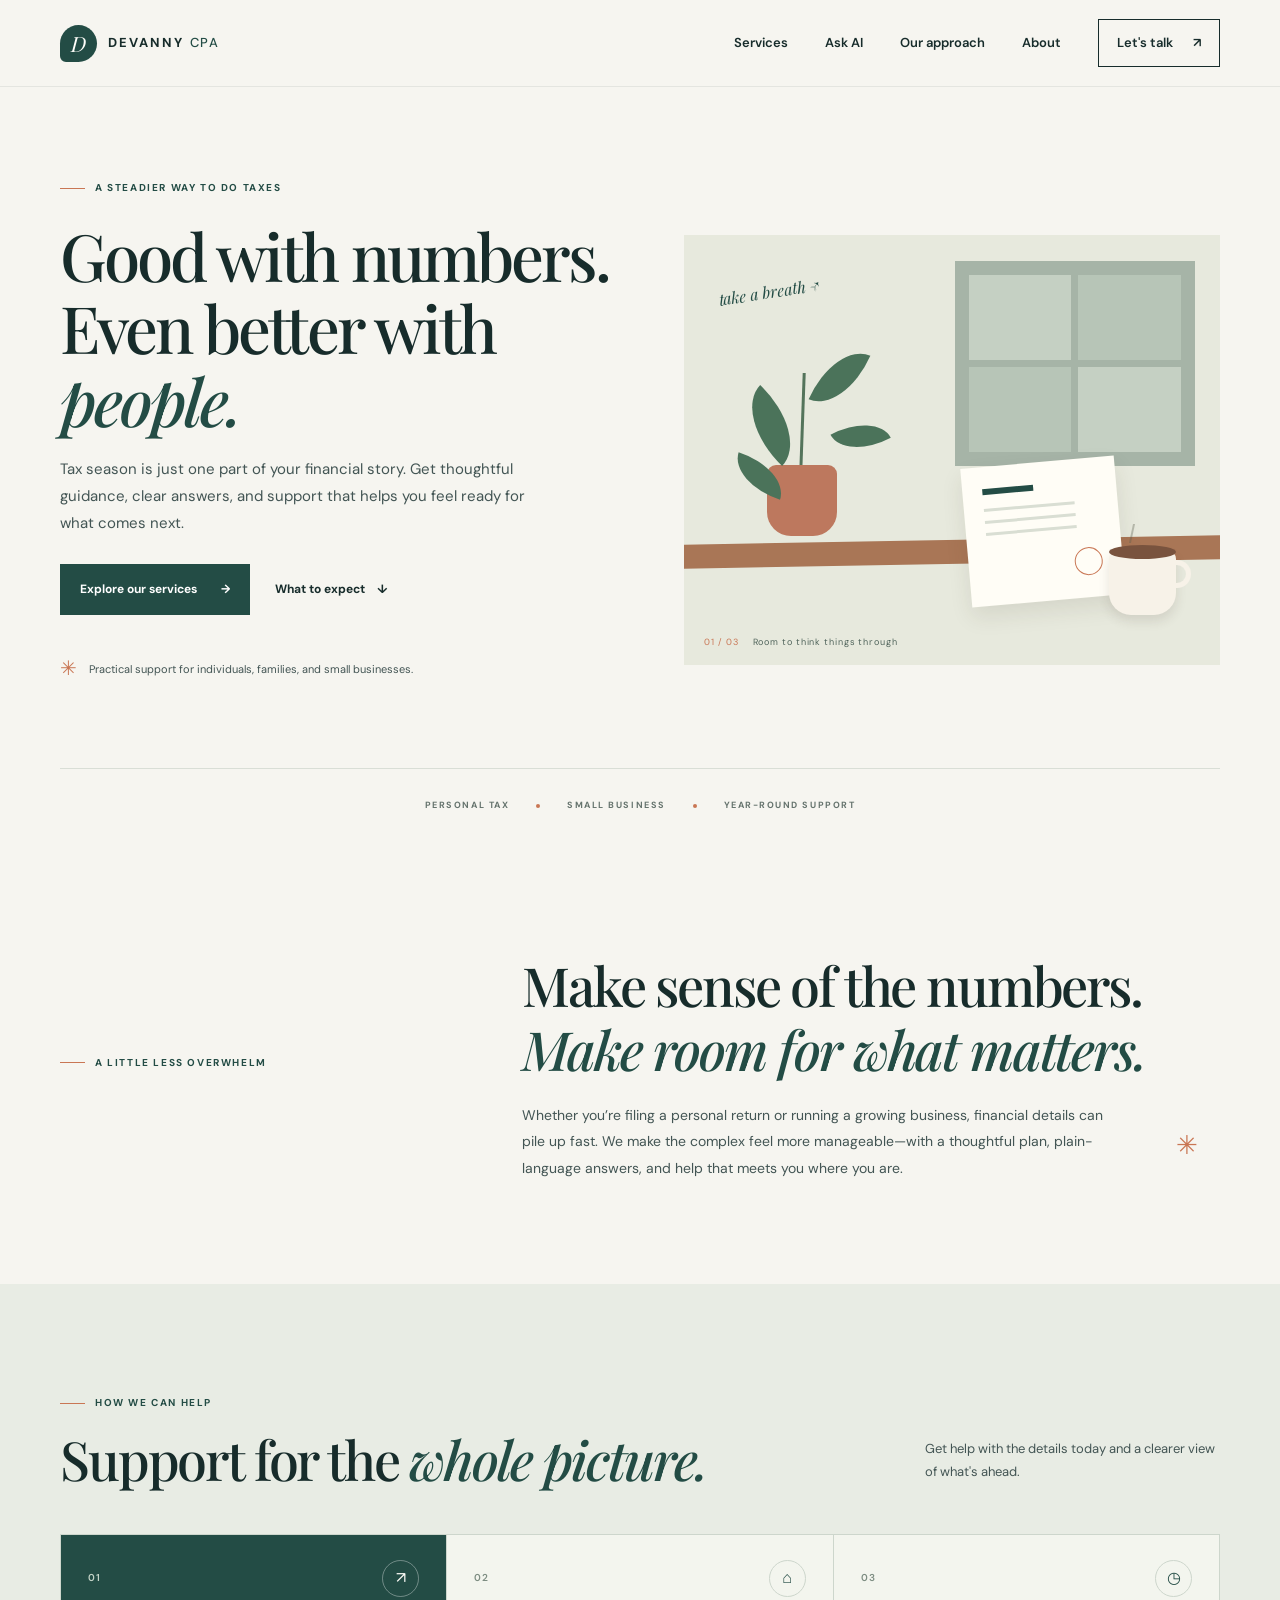
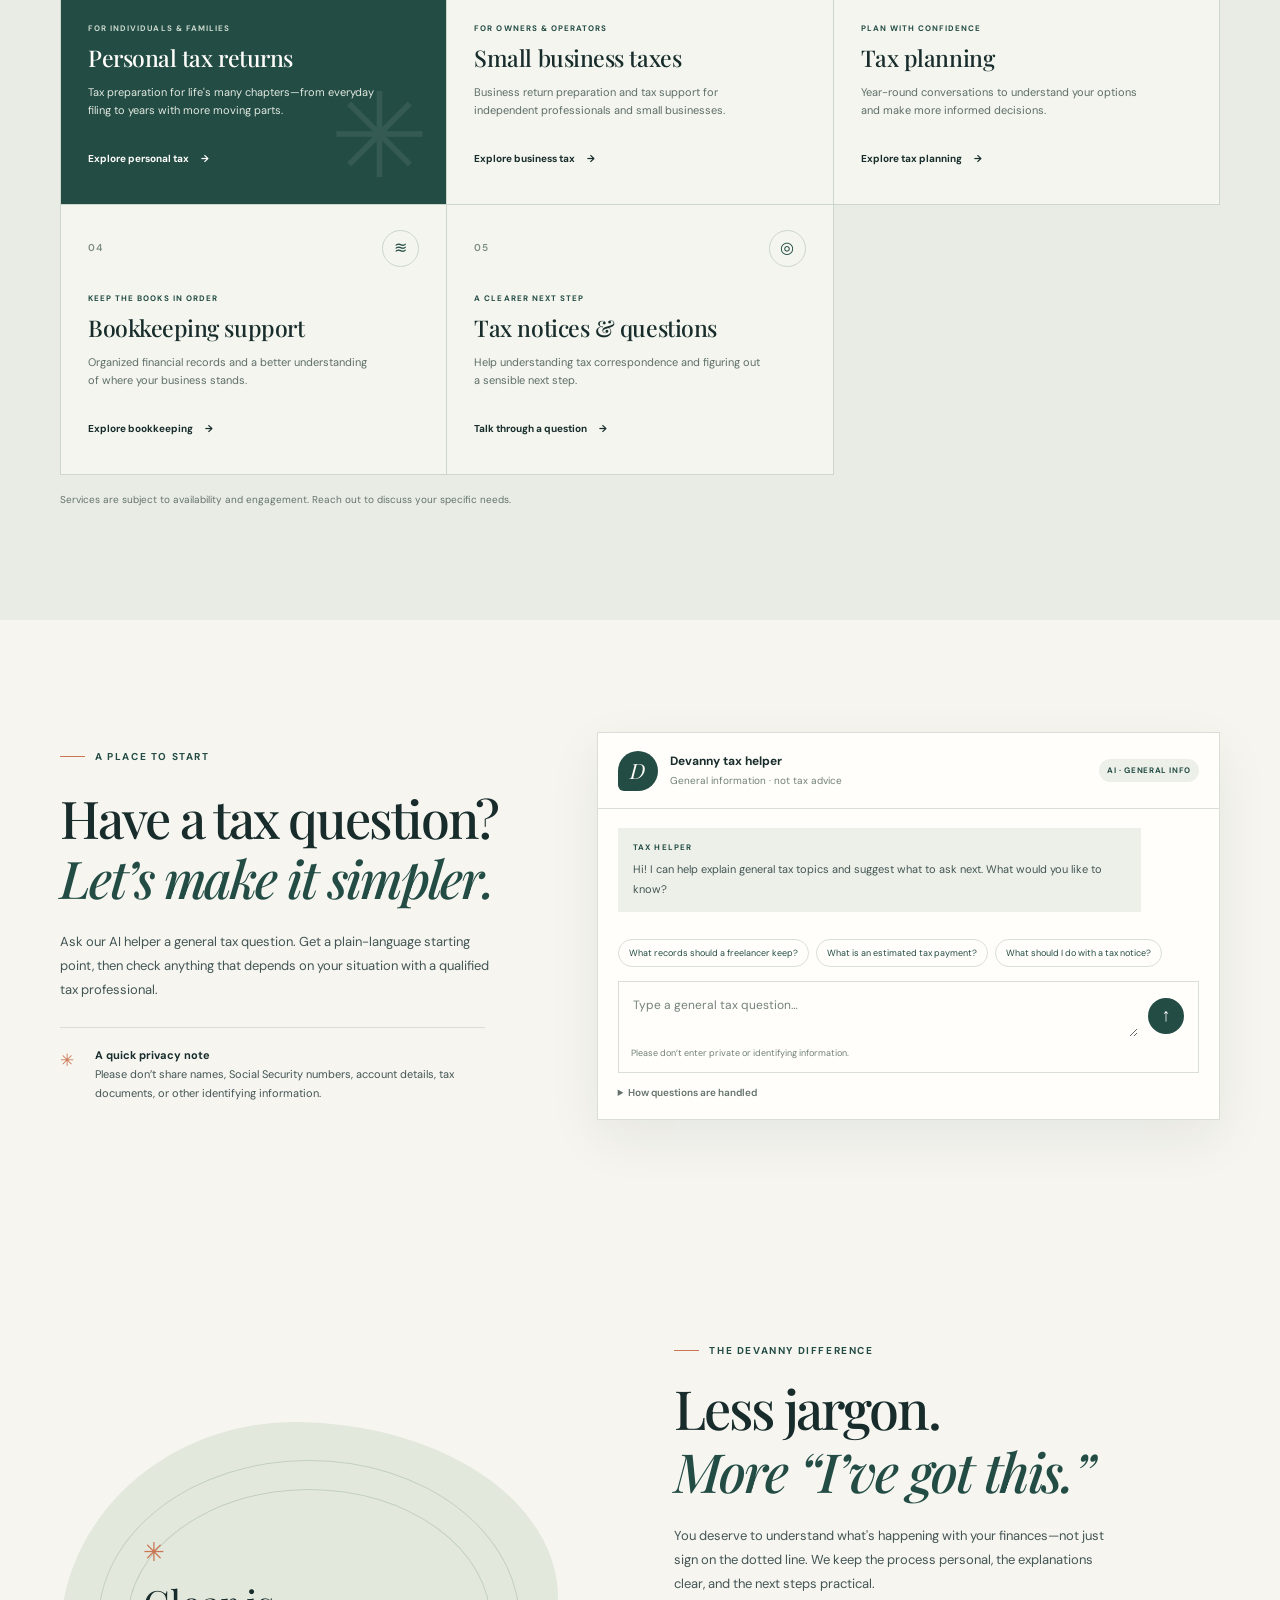
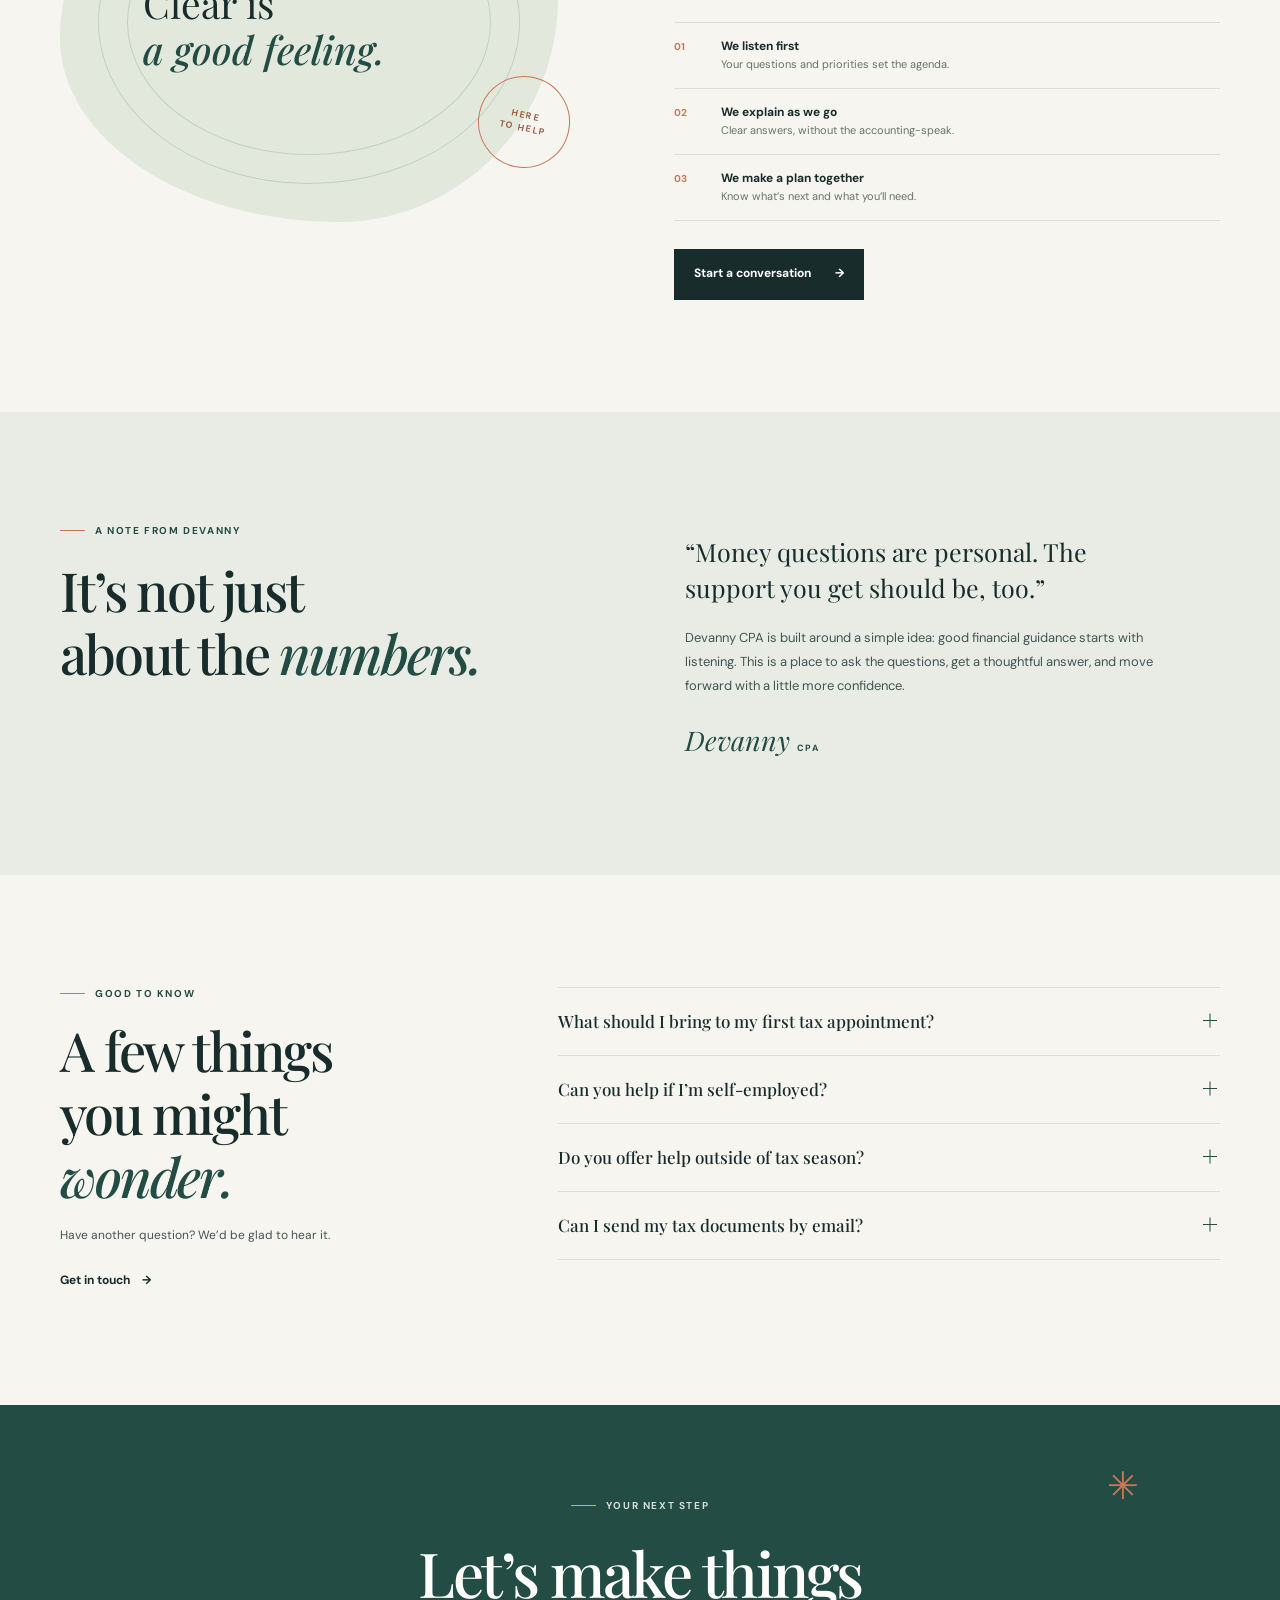
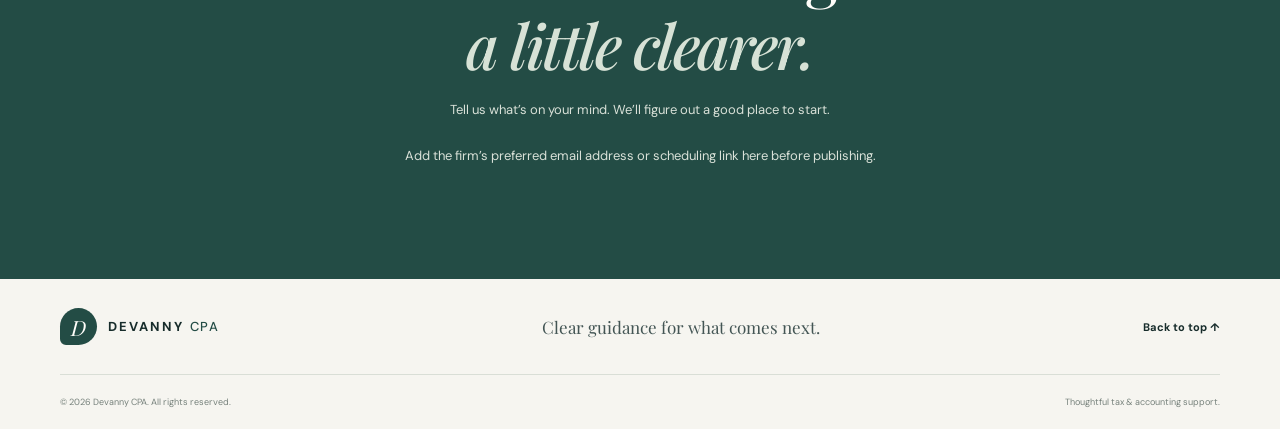
<file: index.html>
<!DOCTYPE html>
<html lang="en">
  <head>
    <meta charset="UTF-8" />
    <meta name="viewport" content="width=device-width, initial-scale=1.0" />
    <meta
      name="description"
      content="Thoughtful tax preparation, tax planning, and accounting support for individuals and small businesses from Devanny CPA."
    />
    <meta name="theme-color" content="#f6f5f0" />
    <title>Devanny CPA | Clear guidance for what comes next</title>
    <link rel="preconnect" href="https://fonts.googleapis.com" />
    <link rel="preconnect" href="https://fonts.gstatic.com" crossorigin />
    <link
      href="https://fonts.googleapis.com/css2?family=DM+Sans:wght@400;500;600;700&family=Playfair+Display:wght@500;600;700&display=swap"
      rel="stylesheet"
    />
    <link rel="stylesheet" href="styles.css" />
    <script src="script.js" defer></script>
  </head>
  <body>
    <a class="skip-link" href="#main">Skip to content</a>
    <header class="site-header">
      <div class="container header-inner">
        <a class="brand" href="#home" aria-label="Devanny CPA home">
          <span class="brand-mark" aria-hidden="true">D</span>
          <span class="brand-name">DEVANNY <span>CPA</span></span>
        </a>
        <button
          class="menu-toggle"
          type="button"
          aria-expanded="false"
          aria-controls="site-navigation"
          aria-label="Open navigation"
        >
          <span></span>
          <span></span>
        </button>
        <nav class="site-nav" id="site-navigation" aria-label="Main navigation">
          <a href="#services">Services</a>
          <a href="#tax-assistant">Ask AI</a>
          <a href="#approach">Our approach</a>
          <a href="#about">About</a>
          <a class="nav-cta" href="#contact">Let's talk <span aria-hidden="true">↗</span></a>
        </nav>
      </div>
    </header>

    <main id="main">
      <section class="hero" id="home">
        <div class="container hero-grid">
          <div class="hero-copy">
            <p class="eyebrow"><span class="eyebrow-line"></span> A steadier way to do taxes</p>
            <h1>Good with numbers.<br />Even better with <em>people.</em></h1>
            <p class="hero-description">
              Tax season is just one part of your financial story. Get thoughtful guidance,
              clear answers, and support that helps you feel ready for what comes next.
            </p>
            <div class="hero-actions">
              <a class="button button-primary" href="#services">Explore our services <span aria-hidden="true">→</span></a>
              <a class="text-link" href="#approach">What to expect <span aria-hidden="true">↓</span></a>
            </div>
            <div class="hero-note">
              <span class="note-star" aria-hidden="true">✳</span>
              <p>Practical support for individuals, families, and small businesses.</p>
            </div>
          </div>
          <div class="hero-art" role="img" aria-label="Illustration of a desk with a plant, notebook, and coffee">
            <div class="art-sun"></div>
            <div class="art-window">
              <div class="window-pane"></div>
              <div class="window-pane"></div>
              <div class="window-pane"></div>
              <div class="window-pane"></div>
            </div>
            <div class="plant">
              <span class="leaf leaf-one"></span>
              <span class="leaf leaf-two"></span>
              <span class="leaf leaf-three"></span>
              <span class="leaf leaf-four"></span>
              <span class="plant-stem"></span>
              <span class="plant-pot"></span>
            </div>
            <div class="art-desk"></div>
            <div class="art-paper">
              <span class="paper-heading"></span>
              <span></span><span></span><span></span>
              <span class="paper-mark"></span>
            </div>
            <div class="art-coffee">
              <span class="coffee-handle"></span>
              <span class="coffee-steam"></span>
            </div>
            <div class="art-caption"><span>01 / 03</span> Room to think things through</div>
            <div class="art-scribble" aria-hidden="true">take a breath ↗</div>
          </div>
        </div>
        <div class="hero-bottom container">
          <span>PERSONAL TAX</span><i></i><span>SMALL BUSINESS</span><i></i><span>YEAR-ROUND SUPPORT</span>
        </div>
      </section>

      <section class="intro section-pad">
        <div class="container intro-grid">
          <p class="eyebrow"><span class="eyebrow-line"></span> A little less overwhelm</p>
          <div>
            <h2>Make sense of the numbers.<br /><em>Make room for what matters.</em></h2>
            <p class="intro-copy">
              Whether you’re filing a personal return or running a growing business, financial
              details can pile up fast. We make the complex feel more manageable—with a
              thoughtful plan, plain-language answers, and help that meets you where you are.
            </p>
          </div>
          <span class="intro-spark" aria-hidden="true">✳</span>
        </div>
      </section>

      <section class="services section-pad" id="services">
        <div class="container">
          <div class="section-heading">
            <div>
              <p class="eyebrow"><span class="eyebrow-line"></span> How we can help</p>
              <h2>Support for the <em>whole picture.</em></h2>
            </div>
            <p>Get help with the details today and a clearer view of what's ahead.</p>
          </div>
          <div class="service-grid">
            <a href="personal-tax-returns.html" class="service-card service-featured">
              <div class="service-top"><span class="service-number">01</span><span class="service-icon" aria-hidden="true">↗</span></div>
              <p class="service-kicker">FOR INDIVIDUALS & FAMILIES</p>
              <h3>Personal tax returns</h3>
              <p>Tax preparation for life's many chapters—from everyday filing to years with more moving parts.</p>
              <span class="service-link">Explore personal tax <span aria-hidden="true">→</span></span>
              <span class="card-decoration" aria-hidden="true">✳</span>
            </a>
            <a href="small-business-taxes.html" class="service-card">
              <div class="service-top"><span class="service-number">02</span><span class="service-icon" aria-hidden="true">⌂</span></div>
              <p class="service-kicker">FOR OWNERS & OPERATORS</p>
              <h3>Small business taxes</h3>
              <p>Business return preparation and tax support for independent professionals and small businesses.</p>
              <span class="service-link">Explore business tax <span aria-hidden="true">→</span></span>
            </a>
            <a href="tax-planning.html" class="service-card">
              <div class="service-top"><span class="service-number">03</span><span class="service-icon" aria-hidden="true">◷</span></div>
              <p class="service-kicker">PLAN WITH CONFIDENCE</p>
              <h3>Tax planning</h3>
              <p>Year-round conversations to understand your options and make more informed decisions.</p>
              <span class="service-link">Explore tax planning <span aria-hidden="true">→</span></span>
            </a>
            <a href="bookkeeping-support.html" class="service-card">
              <div class="service-top"><span class="service-number">04</span><span class="service-icon" aria-hidden="true">≋</span></div>
              <p class="service-kicker">KEEP THE BOOKS IN ORDER</p>
              <h3>Bookkeeping support</h3>
              <p>Organized financial records and a better understanding of where your business stands.</p>
              <span class="service-link">Explore bookkeeping <span aria-hidden="true">→</span></span>
            </a>
            <a href="tax-notices-questions.html" class="service-card service-card-last">
              <div class="service-top"><span class="service-number">05</span><span class="service-icon" aria-hidden="true">◎</span></div>
              <p class="service-kicker">A CLEARER NEXT STEP</p>
              <h3>Tax notices & questions</h3>
              <p>Help understanding tax correspondence and figuring out a sensible next step.</p>
              <span class="service-link">Talk through a question <span aria-hidden="true">→</span></span>
            </a>
          </div>
          <p class="service-disclaimer">Services are subject to availability and engagement. Reach out to discuss your specific needs.</p>
        </div>
      </section>

      <section class="tax-assistant section-pad" id="tax-assistant">
        <div class="container tax-assistant-grid">
          <div class="tax-assistant-intro">
            <p class="eyebrow"><span class="eyebrow-line"></span> A place to start</p>
            <h2>Have a tax question?<br /><em>Let’s make it simpler.</em></h2>
            <p>Ask our AI helper a general tax question. Get a plain-language starting point, then check anything that depends on your situation with a qualified tax professional.</p>
            <div class="assistant-safety">
              <span class="assistant-safety-icon" aria-hidden="true">✳</span>
              <p><strong>A quick privacy note</strong><br />Please don’t share names, Social Security numbers, account details, tax documents, or other identifying information.</p>
            </div>
          </div>
          <div class="tax-chat">
            <div class="tax-chat-heading">
              <span class="assistant-avatar" aria-hidden="true">D</span>
              <div><strong>Devanny tax helper</strong><span>General information · not tax advice</span></div>
              <span class="assistant-scope">AI · GENERAL INFO</span>
            </div>
            <div class="tax-chat-body">
              <div class="tax-chat-welcome">
                <span class="tax-chat-label">TAX HELPER</span>
                <p>Hi! I can help explain general tax topics and suggest what to ask next. What would you like to know?</p>
              </div>
              <div class="tax-chat-messages" id="tax-chat-messages" aria-live="polite" aria-relevant="additions text"></div>
              <div class="tax-suggestions" aria-label="Sample questions">
                <button type="button" class="tax-suggestion">What records should a freelancer keep?</button>
                <button type="button" class="tax-suggestion">What is an estimated tax payment?</button>
                <button type="button" class="tax-suggestion">What should I do with a tax notice?</button>
              </div>
            </div>
            <form class="tax-chat-form" id="tax-chat-form">
              <label class="visually-hidden" for="tax-question">Your general tax question</label>
              <textarea id="tax-question" name="question" rows="2" maxlength="1200" placeholder="Type a general tax question…" required></textarea>
              <button class="tax-send" type="submit" aria-label="Send question"><span aria-hidden="true">↑</span></button>
              <span class="tax-chat-status" id="tax-chat-status" role="status" aria-live="polite">Please don’t enter private or identifying information.</span>
            </form>
            <details class="tax-privacy">
              <summary>How questions are handled</summary>
              <p>Your question is sent securely through this site’s Netlify function to Anthropic’s API for an answer. This site doesn’t save the chat or send previous messages. Anthropic says commercial API inputs and outputs aren’t used to train its models by default and are normally deleted within 30 days, subject to exceptions in its <a href="https://privacy.claude.com/en/articles/7996866-how-long-do-you-store-my-data" target="_blank" rel="noopener noreferrer">retention policy</a>. Don’t share sensitive information.</p>
            </details>
          </div>
        </div>
      </section>

      <section class="approach section-pad" id="approach">
        <div class="container approach-grid">
          <div class="approach-visual">
            <div class="approach-shape"></div>
            <div class="approach-note">
              <span class="note-asterisk" aria-hidden="true">✳</span>
              <p>Clear is<br /><em>a good feeling.</em></p>
            </div>
            <div class="approach-stamp">HERE<br />TO HELP</div>
          </div>
          <div class="approach-copy">
            <p class="eyebrow"><span class="eyebrow-line"></span> The Devanny difference</p>
            <h2>Less jargon.<br /><em>More “I’ve got this.”</em></h2>
            <p class="approach-description">
              You deserve to understand what's happening with your finances—not just sign on
  the dotted line. We keep the process personal, the explanations clear, and the next steps
  practical.
            </p>
            <div class="approach-points">
              <div><span>01</span><p><strong>We listen first</strong><br />Your questions and priorities set the agenda.</p></div>
              <div><span>02</span><p><strong>We explain as we go</strong><br />Clear answers, without the accounting-speak.</p></div>
              <div><span>03</span><p><strong>We make a plan together</strong><br />Know what’s next and what you’ll need.</p></div>
            </div>
            <a class="button button-dark" href="#contact">Start a conversation <span aria-hidden="true">→</span></a>
          </div>
        </div>
      </section>

      <section class="about section-pad" id="about">
        <div class="container about-grid">
          <div class="about-heading">
            <p class="eyebrow"><span class="eyebrow-line"></span> A note from Devanny</p>
            <h2>It’s not just<br />about the <em>numbers.</em></h2>
          </div>
          <div class="about-copy">
            <p class="about-quote">“Money questions are personal. The support you get should be, too.”</p>
            <p>
              Devanny CPA is built around a simple idea: good financial guidance starts with
              listening. This is a place to ask the questions, get a thoughtful answer, and
              move forward with a little more confidence.
            </p>
            <span class="signature">Devanny <span>CPA</span></span>
          </div>
        </div>
      </section>

      <section class="faq section-pad">
        <div class="container faq-grid">
          <div class="faq-heading">
            <p class="eyebrow"><span class="eyebrow-line"></span> Good to know</p>
            <h2>A few things<br />you might <em>wonder.</em></h2>
            <p>Have another question? We’d be glad to hear it.</p>
            <a class="text-link" href="#contact">Get in touch <span aria-hidden="true">→</span></a>
          </div>
          <div class="faq-list">
            <details class="faq-item">
              <summary>What should I bring to my first tax appointment?<span aria-hidden="true"></span></summary>
              <p>Start with last year’s return and any tax forms you’ve received so far. Once we understand your situation, we can share a more tailored checklist.</p>
            </details>
            <details class="faq-item">
              <summary>Can you help if I’m self-employed?<span aria-hidden="true"></span></summary>
              <p>Yes, self-employed individuals and small business owners are welcome to reach out. We can discuss your business, records, and what kind of support makes sense.</p>
            </details>
            <details class="faq-item">
              <summary>Do you offer help outside of tax season?<span aria-hidden="true"></span></summary>
              <p>Tax questions don’t only come up at filing time. Ask about year-round tax planning or bookkeeping support for your situation.</p>
            </details>
            <details class="faq-item">
              <summary>Can I send my tax documents by email?<span aria-hidden="true"></span></summary>
              <p>Please don’t send sensitive tax or financial information by regular email. Ask about the firm’s secure document-sharing options before sending anything.</p>
            </details>
          </div>
        </div>
      </section>

      <section class="contact" id="contact">
        <div class="container contact-inner">
          <span class="contact-spark" aria-hidden="true">✳</span>
          <p class="eyebrow"><span class="eyebrow-line"></span> Your next step</p>
          <h2>Let’s make things<br /><em>a little clearer.</em></h2>
          <p>Tell us what’s on your mind. We’ll figure out a good place to start.</p>
          <p class="contact-note">Add the firm’s preferred email address or scheduling link here before publishing.</p>
        </div>
      </section>
    </main>

    <footer class="site-footer">
      <div class="container footer-main">
        <a class="brand brand-footer" href="#home" aria-label="Devanny CPA home">
          <span class="brand-mark" aria-hidden="true">D</span>
          <span class="brand-name">DEVANNY <span>CPA</span></span>
        </a>
        <p>Clear guidance for what comes next.</p>
        <a class="footer-top" href="#home">Back to top ↑</a>
      </div>
      <div class="container footer-bottom">
        <span>© <span id="year"></span> Devanny CPA. All rights reserved.</span>
        <span>Thoughtful tax & accounting support.</span>
      </div>
    </footer>
  </body>
</html>
</file>
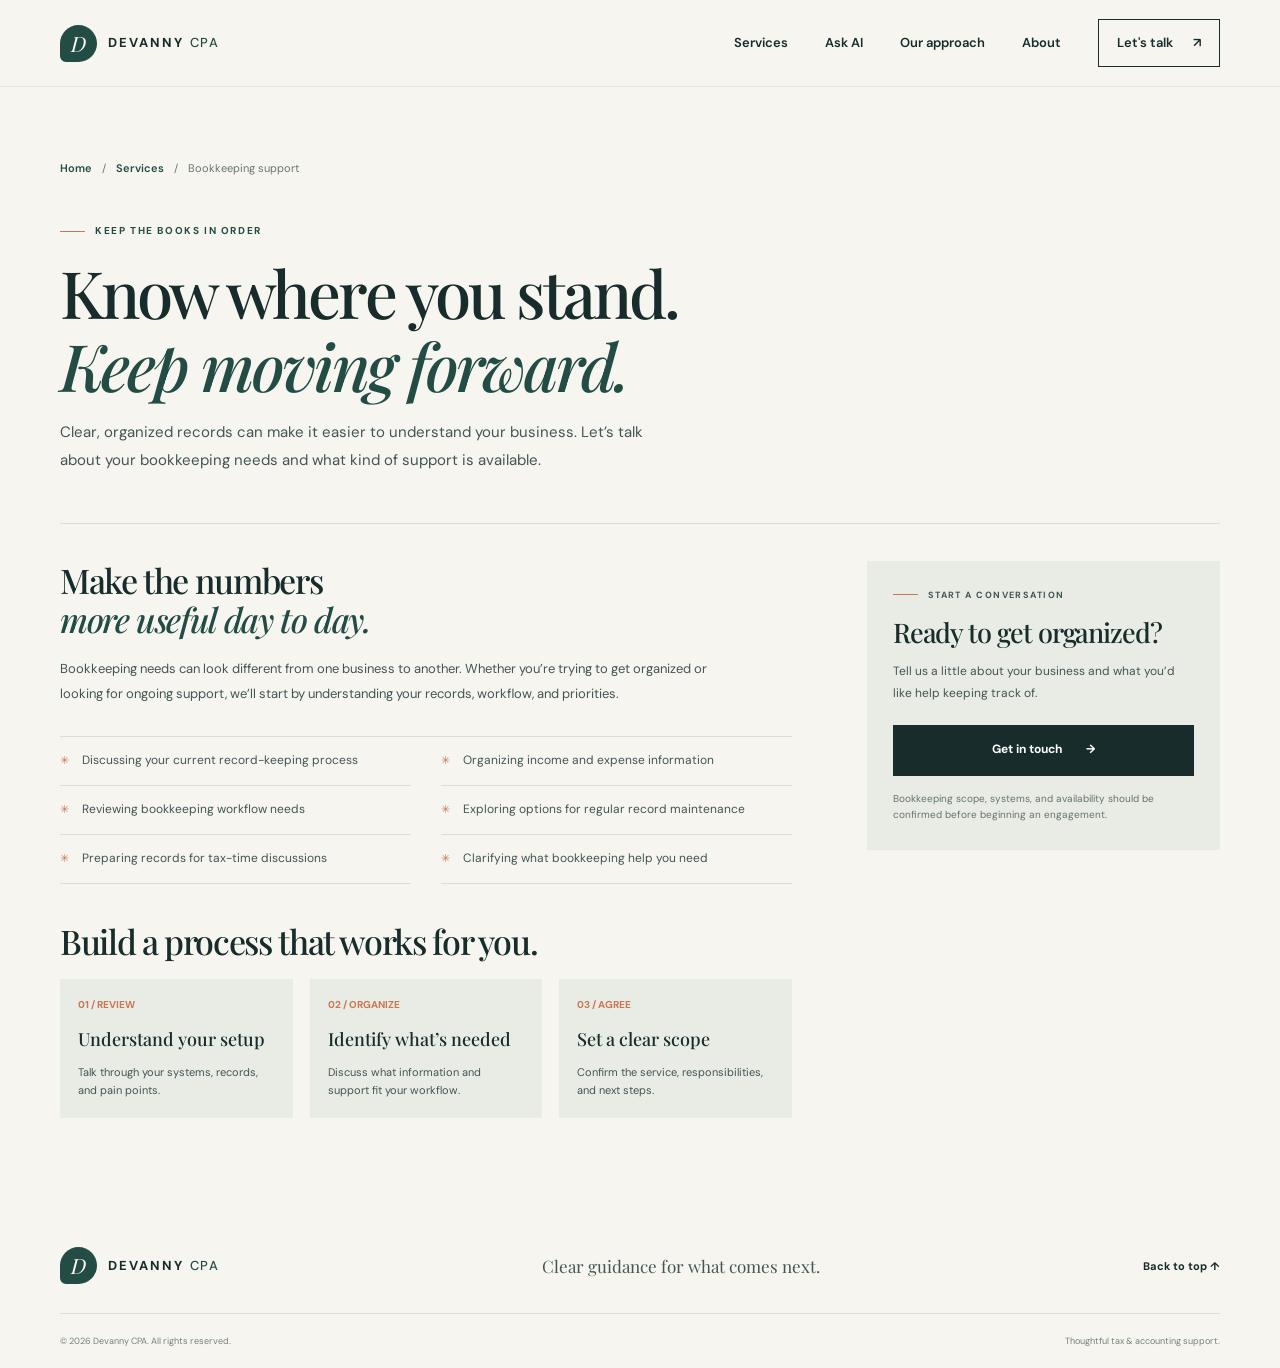
<file: bookkeeping-support.html>
<!DOCTYPE html>
<html lang="en">
  <head>
    <meta charset="UTF-8" />
    <meta name="viewport" content="width=device-width, initial-scale=1.0" />
    <meta name="description" content="Explore bookkeeping support options for small businesses with Devanny CPA." />
    <meta name="theme-color" content="#f6f5f0" />
    <title>Bookkeeping Support | Devanny CPA</title>
    <link rel="preconnect" href="https://fonts.googleapis.com" />
    <link rel="preconnect" href="https://fonts.gstatic.com" crossorigin />
    <link href="https://fonts.googleapis.com/css2?family=DM+Sans:wght@400;500;600;700&family=Playfair+Display:wght@500;600;700&display=swap" rel="stylesheet" />
    <link rel="stylesheet" href="styles.css" />
    <script src="script.js" defer></script>
  </head>
  <body>
    <a class="skip-link" href="#main">Skip to content</a>
    <header class="site-header">
      <div class="container header-inner">
        <a class="brand" href="index.html#home" aria-label="Devanny CPA home"><span class="brand-mark" aria-hidden="true">D</span><span class="brand-name">DEVANNY <span>CPA</span></span></a>
        <button class="menu-toggle" type="button" aria-expanded="false" aria-controls="site-navigation" aria-label="Open navigation"><span></span><span></span></button>
        <nav class="site-nav" id="site-navigation" aria-label="Main navigation">
          <a href="index.html#services">Services</a><a href="index.html#tax-assistant">Ask AI</a><a href="index.html#approach">Our approach</a><a href="index.html#about">About</a><a class="nav-cta" href="index.html#contact">Let's talk <span aria-hidden="true">↗</span></a>
        </nav>
      </div>
    </header>
    <main id="main">
      <section class="service-detail">
        <div class="container">
          <nav class="service-breadcrumb" aria-label="Breadcrumb"><a href="index.html">Home</a><span aria-hidden="true">/</span><a href="index.html#services">Services</a><span aria-hidden="true">/</span><span aria-current="page">Bookkeeping support</span></nav>
          <div class="service-detail-heading">
            <p class="eyebrow"><span class="eyebrow-line"></span> Keep the books in order</p>
            <h1>Know where you stand.<br /><em>Keep moving forward.</em></h1>
            <p>Clear, organized records can make it easier to understand your business. Let’s talk about your bookkeeping needs and what kind of support is available.</p>
          </div>
          <div class="service-detail-grid">
            <div class="service-detail-main">
              <h2>Make the numbers<br /><em>more useful day to day.</em></h2>
              <p>Bookkeeping needs can look different from one business to another. Whether you’re trying to get organized or looking for ongoing support, we’ll start by understanding your records, workflow, and priorities.</p>
              <ul class="service-detail-list">
                <li>Discussing your current record-keeping process</li>
                <li>Organizing income and expense information</li>
                <li>Reviewing bookkeeping workflow needs</li>
                <li>Exploring options for regular record maintenance</li>
                <li>Preparing records for tax-time discussions</li>
                <li>Clarifying what bookkeeping help you need</li>
              </ul>
              <h2>Build a process that works for you.</h2>
              <div class="service-steps">
                <article class="service-step"><span>01 / REVIEW</span><h3>Understand your setup</h3><p>Talk through your systems, records, and pain points.</p></article>
                <article class="service-step"><span>02 / ORGANIZE</span><h3>Identify what’s needed</h3><p>Discuss what information and support fit your workflow.</p></article>
                <article class="service-step"><span>03 / AGREE</span><h3>Set a clear scope</h3><p>Confirm the service, responsibilities, and next steps.</p></article>
              </div>
            </div>
            <aside class="service-detail-aside">
              <p class="eyebrow"><span class="eyebrow-line"></span> Start a conversation</p>
              <h2>Ready to get organized?</h2>
              <p>Tell us a little about your business and what you’d like help keeping track of.</p>
              <a class="button button-dark" href="index.html#contact">Get in touch <span aria-hidden="true">→</span></a>
              <p class="detail-disclaimer">Bookkeeping scope, systems, and availability should be confirmed before beginning an engagement.</p>
            </aside>
          </div>
        </div>
      </section>
    </main>
    <footer class="site-footer">
      <div class="container footer-main"><a class="brand brand-footer" href="index.html#home" aria-label="Devanny CPA home"><span class="brand-mark" aria-hidden="true">D</span><span class="brand-name">DEVANNY <span>CPA</span></span></a><p>Clear guidance for what comes next.</p><a class="footer-top" href="#main">Back to top ↑</a></div>
      <div class="container footer-bottom"><span>© <span id="year"></span> Devanny CPA. All rights reserved.</span><span>Thoughtful tax & accounting support.</span></div>
    </footer>
  </body>
</html>
</file>
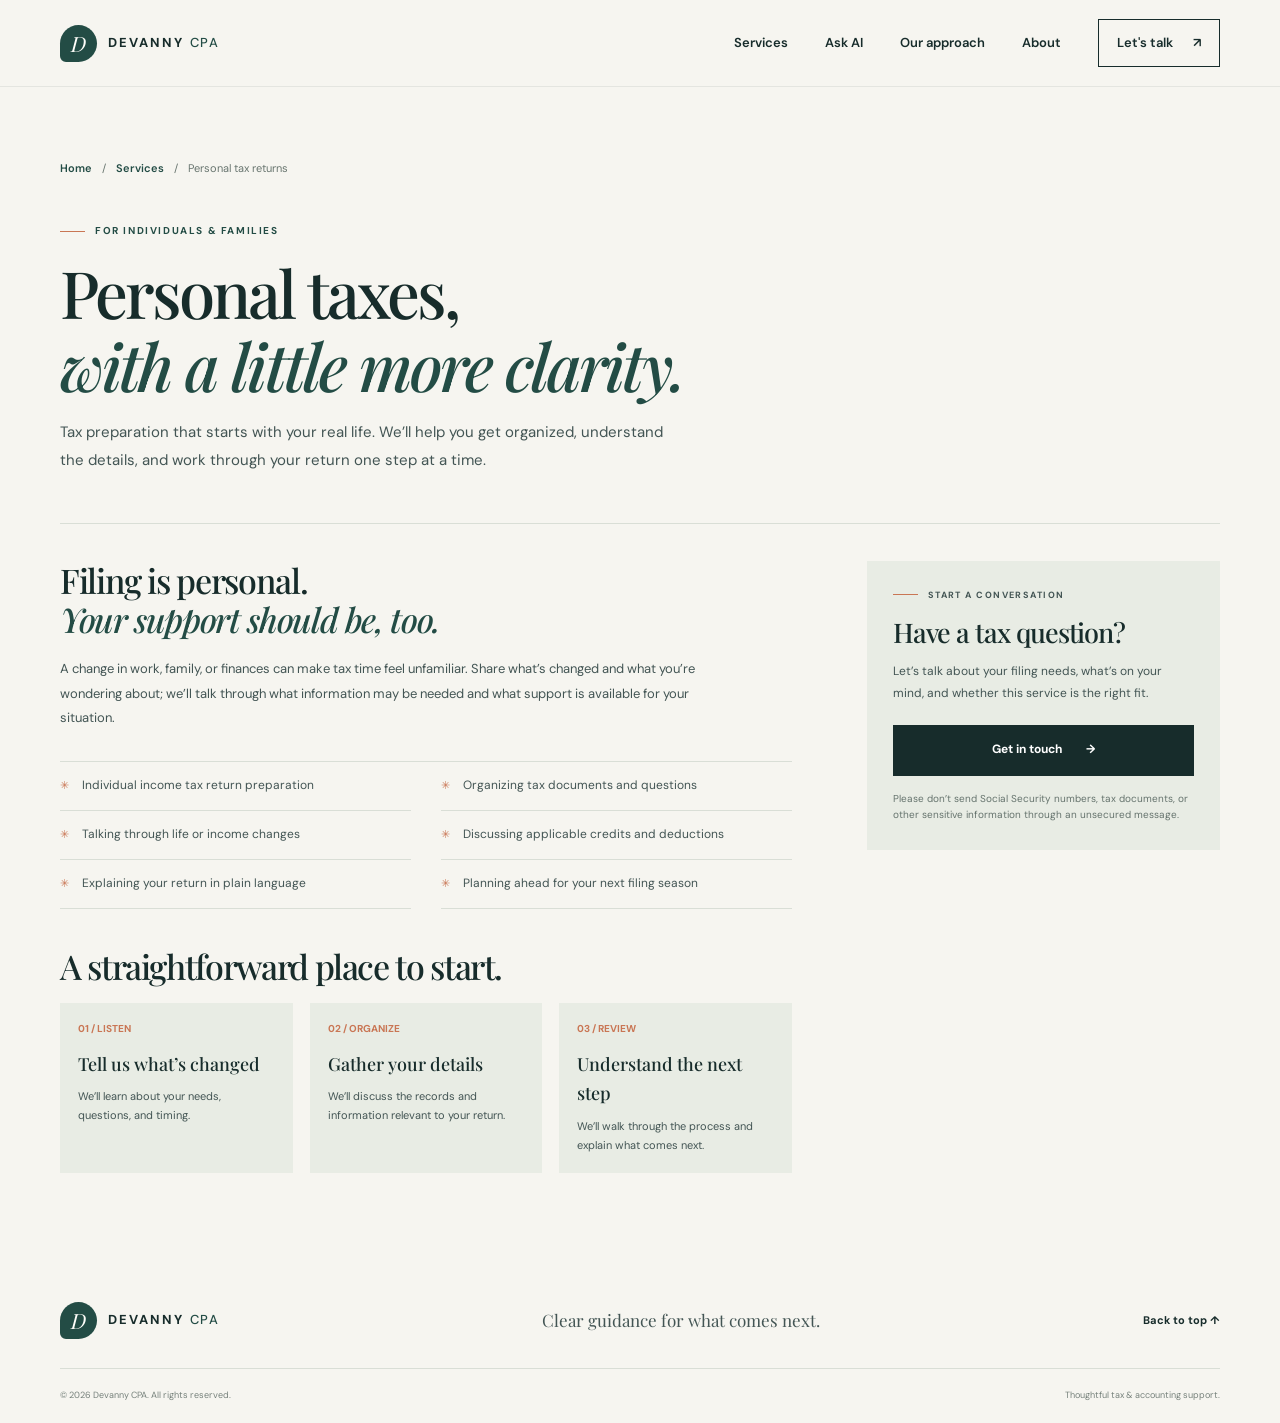
<file: personal-tax-returns.html>
<!DOCTYPE html>
<html lang="en">
  <head>
    <meta charset="UTF-8" />
    <meta name="viewport" content="width=device-width, initial-scale=1.0" />
    <meta name="description" content="Learn about personal tax return preparation and support from Devanny CPA." />
    <meta name="theme-color" content="#f6f5f0" />
    <title>Personal Tax Returns | Devanny CPA</title>
    <link rel="preconnect" href="https://fonts.googleapis.com" />
    <link rel="preconnect" href="https://fonts.gstatic.com" crossorigin />
    <link href="https://fonts.googleapis.com/css2?family=DM+Sans:wght@400;500;600;700&family=Playfair+Display:wght@500;600;700&display=swap" rel="stylesheet" />
    <link rel="stylesheet" href="styles.css" />
    <script src="script.js" defer></script>
  </head>
  <body>
    <a class="skip-link" href="#main">Skip to content</a>
    <header class="site-header">
      <div class="container header-inner">
        <a class="brand" href="index.html#home" aria-label="Devanny CPA home"><span class="brand-mark" aria-hidden="true">D</span><span class="brand-name">DEVANNY <span>CPA</span></span></a>
        <button class="menu-toggle" type="button" aria-expanded="false" aria-controls="site-navigation" aria-label="Open navigation"><span></span><span></span></button>
        <nav class="site-nav" id="site-navigation" aria-label="Main navigation">
          <a href="index.html#services">Services</a><a href="index.html#tax-assistant">Ask AI</a><a href="index.html#approach">Our approach</a><a href="index.html#about">About</a><a class="nav-cta" href="index.html#contact">Let's talk <span aria-hidden="true">↗</span></a>
        </nav>
      </div>
    </header>
    <main id="main">
      <section class="service-detail">
        <div class="container">
          <nav class="service-breadcrumb" aria-label="Breadcrumb"><a href="index.html">Home</a><span aria-hidden="true">/</span><a href="index.html#services">Services</a><span aria-hidden="true">/</span><span aria-current="page">Personal tax returns</span></nav>
          <div class="service-detail-heading">
            <p class="eyebrow"><span class="eyebrow-line"></span> For individuals & families</p>
            <h1>Personal taxes,<br /><em>with a little more clarity.</em></h1>
            <p>Tax preparation that starts with your real life. We’ll help you get organized, understand the details, and work through your return one step at a time.</p>
          </div>
          <div class="service-detail-grid">
            <div class="service-detail-main">
              <h2>Filing is personal.<br /><em>Your support should be, too.</em></h2>
              <p>A change in work, family, or finances can make tax time feel unfamiliar. Share what’s changed and what you’re wondering about; we’ll talk through what information may be needed and what support is available for your situation.</p>
              <ul class="service-detail-list">
                <li>Individual income tax return preparation</li>
                <li>Organizing tax documents and questions</li>
                <li>Talking through life or income changes</li>
                <li>Discussing applicable credits and deductions</li>
                <li>Explaining your return in plain language</li>
                <li>Planning ahead for your next filing season</li>
              </ul>
              <h2>A straightforward place to start.</h2>
              <div class="service-steps">
                <article class="service-step"><span>01 / LISTEN</span><h3>Tell us what’s changed</h3><p>We’ll learn about your needs, questions, and timing.</p></article>
                <article class="service-step"><span>02 / ORGANIZE</span><h3>Gather your details</h3><p>We’ll discuss the records and information relevant to your return.</p></article>
                <article class="service-step"><span>03 / REVIEW</span><h3>Understand the next step</h3><p>We’ll walk through the process and explain what comes next.</p></article>
              </div>
            </div>
            <aside class="service-detail-aside">
              <p class="eyebrow"><span class="eyebrow-line"></span> Start a conversation</p>
              <h2>Have a tax question?</h2>
              <p>Let’s talk about your filing needs, what’s on your mind, and whether this service is the right fit.</p>
              <a class="button button-dark" href="index.html#contact">Get in touch <span aria-hidden="true">→</span></a>
              <p class="detail-disclaimer">Please don’t send Social Security numbers, tax documents, or other sensitive information through an unsecured message.</p>
            </aside>
          </div>
        </div>
      </section>
    </main>
    <footer class="site-footer">
      <div class="container footer-main"><a class="brand brand-footer" href="index.html#home" aria-label="Devanny CPA home"><span class="brand-mark" aria-hidden="true">D</span><span class="brand-name">DEVANNY <span>CPA</span></span></a><p>Clear guidance for what comes next.</p><a class="footer-top" href="#main">Back to top ↑</a></div>
      <div class="container footer-bottom"><span>© <span id="year"></span> Devanny CPA. All rights reserved.</span><span>Thoughtful tax & accounting support.</span></div>
    </footer>
  </body>
</html>
</file>
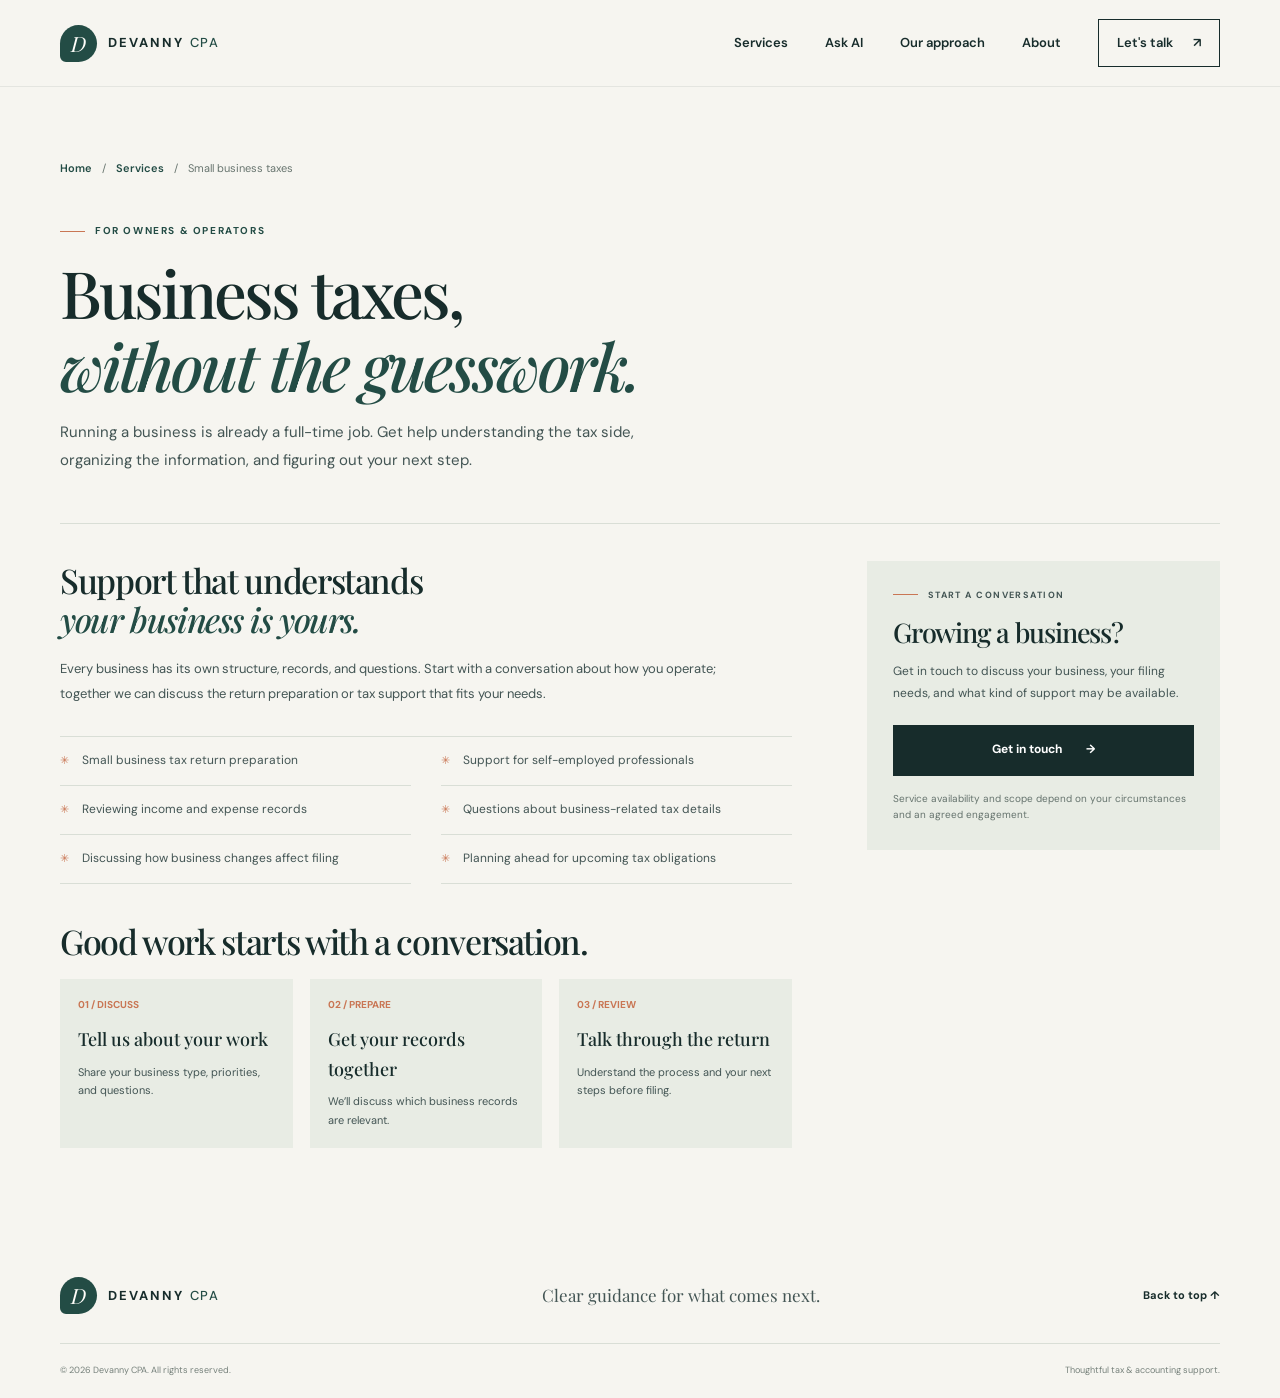
<file: small-business-taxes.html>
<!DOCTYPE html>
<html lang="en">
  <head>
    <meta charset="UTF-8" />
    <meta name="viewport" content="width=device-width, initial-scale=1.0" />
    <meta name="description" content="Explore small business tax preparation and support from Devanny CPA." />
    <meta name="theme-color" content="#f6f5f0" />
    <title>Small Business Taxes | Devanny CPA</title>
    <link rel="preconnect" href="https://fonts.googleapis.com" />
    <link rel="preconnect" href="https://fonts.gstatic.com" crossorigin />
    <link href="https://fonts.googleapis.com/css2?family=DM+Sans:wght@400;500;600;700&family=Playfair+Display:wght@500;600;700&display=swap" rel="stylesheet" />
    <link rel="stylesheet" href="styles.css" />
    <script src="script.js" defer></script>
  </head>
  <body>
    <a class="skip-link" href="#main">Skip to content</a>
    <header class="site-header">
      <div class="container header-inner">
        <a class="brand" href="index.html#home" aria-label="Devanny CPA home"><span class="brand-mark" aria-hidden="true">D</span><span class="brand-name">DEVANNY <span>CPA</span></span></a>
        <button class="menu-toggle" type="button" aria-expanded="false" aria-controls="site-navigation" aria-label="Open navigation"><span></span><span></span></button>
        <nav class="site-nav" id="site-navigation" aria-label="Main navigation">
          <a href="index.html#services">Services</a><a href="index.html#tax-assistant">Ask AI</a><a href="index.html#approach">Our approach</a><a href="index.html#about">About</a><a class="nav-cta" href="index.html#contact">Let's talk <span aria-hidden="true">↗</span></a>
        </nav>
      </div>
    </header>
    <main id="main">
      <section class="service-detail">
        <div class="container">
          <nav class="service-breadcrumb" aria-label="Breadcrumb"><a href="index.html">Home</a><span aria-hidden="true">/</span><a href="index.html#services">Services</a><span aria-hidden="true">/</span><span aria-current="page">Small business taxes</span></nav>
          <div class="service-detail-heading">
            <p class="eyebrow"><span class="eyebrow-line"></span> For owners & operators</p>
            <h1>Business taxes,<br /><em>without the guesswork.</em></h1>
            <p>Running a business is already a full-time job. Get help understanding the tax side, organizing the information, and figuring out your next step.</p>
          </div>
          <div class="service-detail-grid">
            <div class="service-detail-main">
              <h2>Support that understands<br /><em>your business is yours.</em></h2>
              <p>Every business has its own structure, records, and questions. Start with a conversation about how you operate; together we can discuss the return preparation or tax support that fits your needs.</p>
              <ul class="service-detail-list">
                <li>Small business tax return preparation</li>
                <li>Support for self-employed professionals</li>
                <li>Reviewing income and expense records</li>
                <li>Questions about business-related tax details</li>
                <li>Discussing how business changes affect filing</li>
                <li>Planning ahead for upcoming tax obligations</li>
              </ul>
              <h2>Good work starts with a conversation.</h2>
              <div class="service-steps">
                <article class="service-step"><span>01 / DISCUSS</span><h3>Tell us about your work</h3><p>Share your business type, priorities, and questions.</p></article>
                <article class="service-step"><span>02 / PREPARE</span><h3>Get your records together</h3><p>We’ll discuss which business records are relevant.</p></article>
                <article class="service-step"><span>03 / REVIEW</span><h3>Talk through the return</h3><p>Understand the process and your next steps before filing.</p></article>
              </div>
            </div>
            <aside class="service-detail-aside">
              <p class="eyebrow"><span class="eyebrow-line"></span> Start a conversation</p>
              <h2>Growing a business?</h2>
              <p>Get in touch to discuss your business, your filing needs, and what kind of support may be available.</p>
              <a class="button button-dark" href="index.html#contact">Get in touch <span aria-hidden="true">→</span></a>
              <p class="detail-disclaimer">Service availability and scope depend on your circumstances and an agreed engagement.</p>
            </aside>
          </div>
        </div>
      </section>
    </main>
    <footer class="site-footer">
      <div class="container footer-main"><a class="brand brand-footer" href="index.html#home" aria-label="Devanny CPA home"><span class="brand-mark" aria-hidden="true">D</span><span class="brand-name">DEVANNY <span>CPA</span></span></a><p>Clear guidance for what comes next.</p><a class="footer-top" href="#main">Back to top ↑</a></div>
      <div class="container footer-bottom"><span>© <span id="year"></span> Devanny CPA. All rights reserved.</span><span>Thoughtful tax & accounting support.</span></div>
    </footer>
  </body>
</html>
</file>
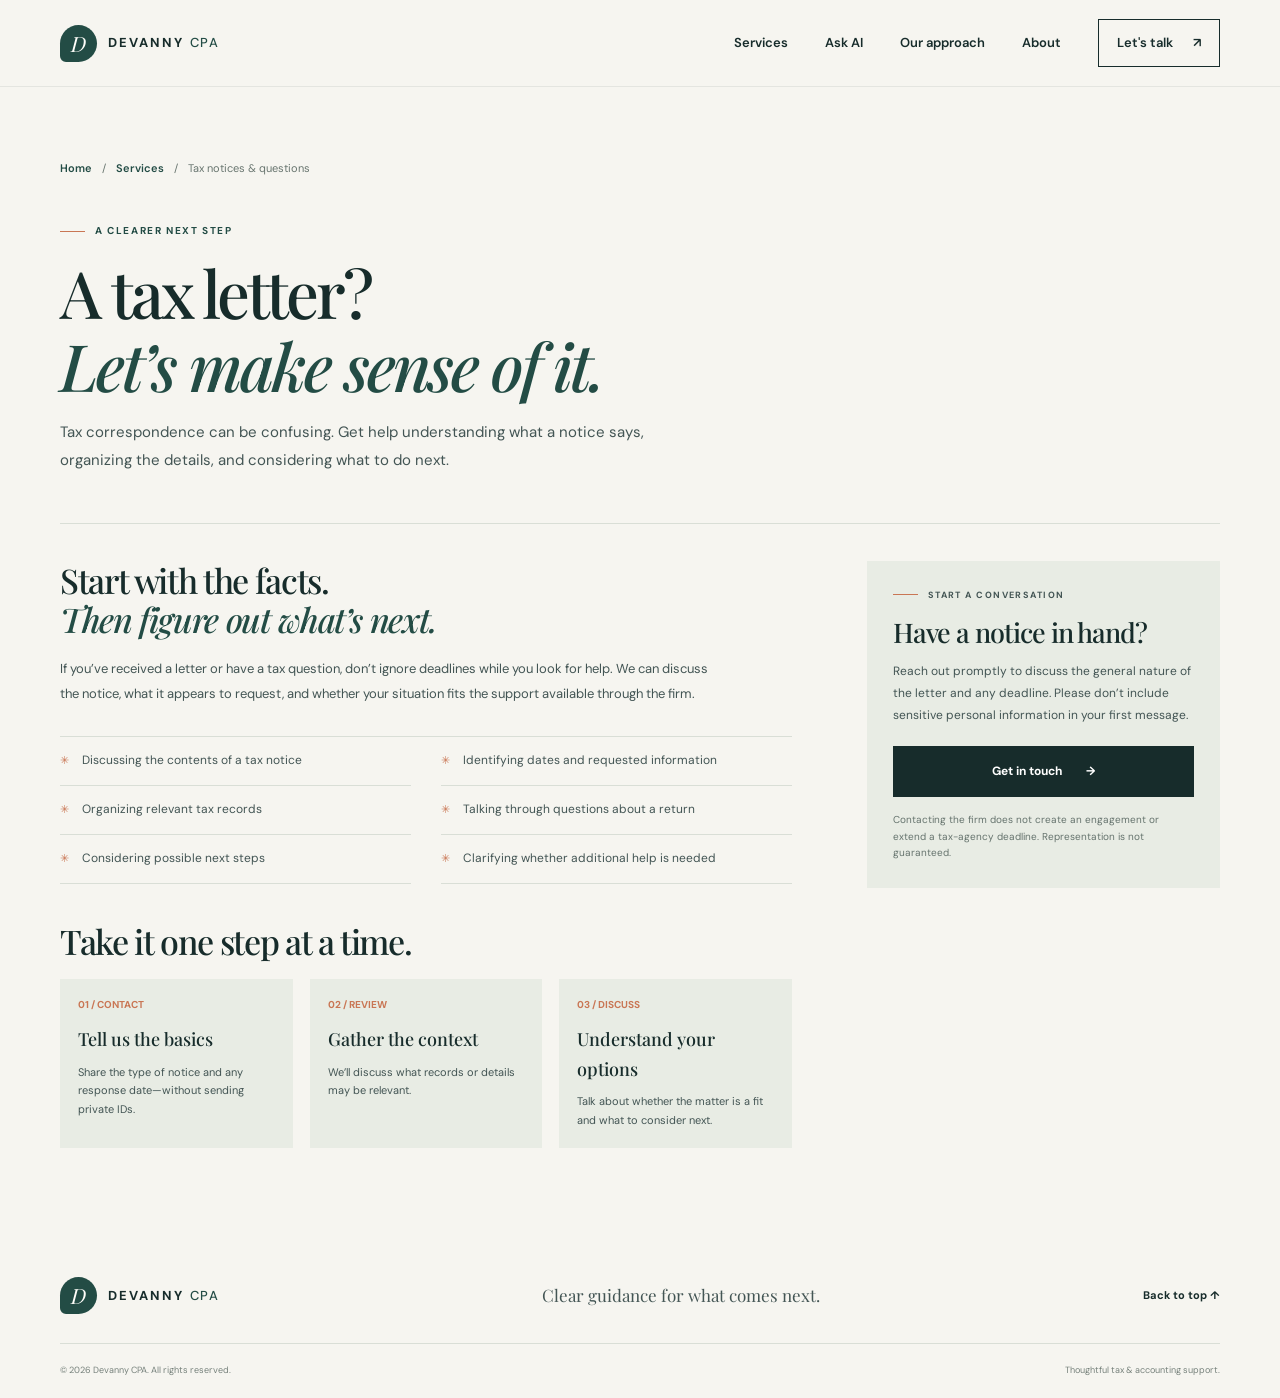
<file: tax-notices-questions.html>
<!DOCTYPE html>
<html lang="en">
  <head>
    <meta charset="UTF-8" />
    <meta name="viewport" content="width=device-width, initial-scale=1.0" />
    <meta name="description" content="Get help understanding tax notices and questions with Devanny CPA." />
    <meta name="theme-color" content="#f6f5f0" />
    <title>Tax Notices & Questions | Devanny CPA</title>
    <link rel="preconnect" href="https://fonts.googleapis.com" />
    <link rel="preconnect" href="https://fonts.gstatic.com" crossorigin />
    <link href="https://fonts.googleapis.com/css2?family=DM+Sans:wght@400;500;600;700&family=Playfair+Display:wght@500;600;700&display=swap" rel="stylesheet" />
    <link rel="stylesheet" href="styles.css" />
    <script src="script.js" defer></script>
  </head>
  <body>
    <a class="skip-link" href="#main">Skip to content</a>
    <header class="site-header">
      <div class="container header-inner">
        <a class="brand" href="index.html#home" aria-label="Devanny CPA home"><span class="brand-mark" aria-hidden="true">D</span><span class="brand-name">DEVANNY <span>CPA</span></span></a>
        <button class="menu-toggle" type="button" aria-expanded="false" aria-controls="site-navigation" aria-label="Open navigation"><span></span><span></span></button>
        <nav class="site-nav" id="site-navigation" aria-label="Main navigation">
          <a href="index.html#services">Services</a><a href="index.html#tax-assistant">Ask AI</a><a href="index.html#approach">Our approach</a><a href="index.html#about">About</a><a class="nav-cta" href="index.html#contact">Let's talk <span aria-hidden="true">↗</span></a>
        </nav>
      </div>
    </header>
    <main id="main">
      <section class="service-detail">
        <div class="container">
          <nav class="service-breadcrumb" aria-label="Breadcrumb"><a href="index.html">Home</a><span aria-hidden="true">/</span><a href="index.html#services">Services</a><span aria-hidden="true">/</span><span aria-current="page">Tax notices & questions</span></nav>
          <div class="service-detail-heading">
            <p class="eyebrow"><span class="eyebrow-line"></span> A clearer next step</p>
            <h1>A tax letter?<br /><em>Let’s make sense of it.</em></h1>
            <p>Tax correspondence can be confusing. Get help understanding what a notice says, organizing the details, and considering what to do next.</p>
          </div>
          <div class="service-detail-grid">
            <div class="service-detail-main">
              <h2>Start with the facts.<br /><em>Then figure out what’s next.</em></h2>
              <p>If you’ve received a letter or have a tax question, don’t ignore deadlines while you look for help. We can discuss the notice, what it appears to request, and whether your situation fits the support available through the firm.</p>
              <ul class="service-detail-list">
                <li>Discussing the contents of a tax notice</li>
                <li>Identifying dates and requested information</li>
                <li>Organizing relevant tax records</li>
                <li>Talking through questions about a return</li>
                <li>Considering possible next steps</li>
                <li>Clarifying whether additional help is needed</li>
              </ul>
              <h2>Take it one step at a time.</h2>
              <div class="service-steps">
                <article class="service-step"><span>01 / CONTACT</span><h3>Tell us the basics</h3><p>Share the type of notice and any response date—without sending private IDs.</p></article>
                <article class="service-step"><span>02 / REVIEW</span><h3>Gather the context</h3><p>We’ll discuss what records or details may be relevant.</p></article>
                <article class="service-step"><span>03 / DISCUSS</span><h3>Understand your options</h3><p>Talk about whether the matter is a fit and what to consider next.</p></article>
              </div>
            </div>
            <aside class="service-detail-aside">
              <p class="eyebrow"><span class="eyebrow-line"></span> Start a conversation</p>
              <h2>Have a notice in hand?</h2>
              <p>Reach out promptly to discuss the general nature of the letter and any deadline. Please don’t include sensitive personal information in your first message.</p>
              <a class="button button-dark" href="index.html#contact">Get in touch <span aria-hidden="true">→</span></a>
              <p class="detail-disclaimer">Contacting the firm does not create an engagement or extend a tax-agency deadline. Representation is not guaranteed.</p>
            </aside>
          </div>
        </div>
      </section>
    </main>
    <footer class="site-footer">
      <div class="container footer-main"><a class="brand brand-footer" href="index.html#home" aria-label="Devanny CPA home"><span class="brand-mark" aria-hidden="true">D</span><span class="brand-name">DEVANNY <span>CPA</span></span></a><p>Clear guidance for what comes next.</p><a class="footer-top" href="#main">Back to top ↑</a></div>
      <div class="container footer-bottom"><span>© <span id="year"></span> Devanny CPA. All rights reserved.</span><span>Thoughtful tax & accounting support.</span></div>
    </footer>
  </body>
</html>
</file>
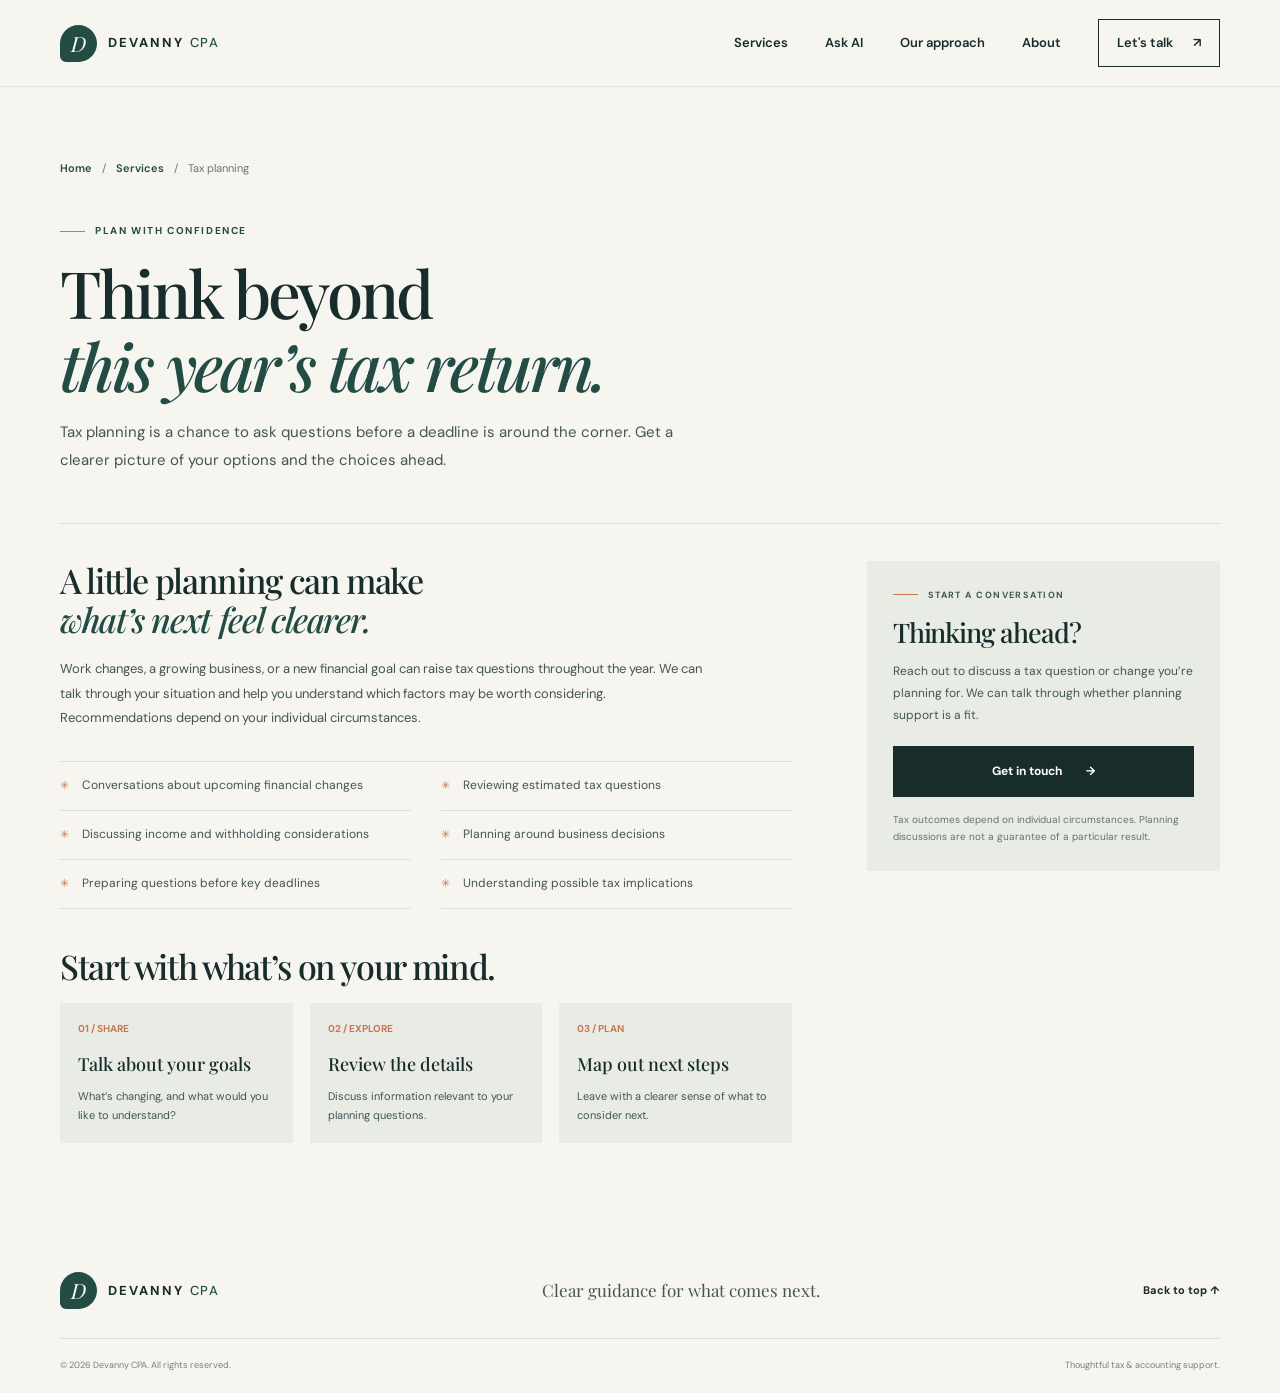
<file: tax-planning.html>
<!DOCTYPE html>
<html lang="en">
  <head>
    <meta charset="UTF-8" />
    <meta name="viewport" content="width=device-width, initial-scale=1.0" />
    <meta name="description" content="Learn about year-round tax planning conversations with Devanny CPA." />
    <meta name="theme-color" content="#f6f5f0" />
    <title>Tax Planning | Devanny CPA</title>
    <link rel="preconnect" href="https://fonts.googleapis.com" />
    <link rel="preconnect" href="https://fonts.gstatic.com" crossorigin />
    <link href="https://fonts.googleapis.com/css2?family=DM+Sans:wght@400;500;600;700&family=Playfair+Display:wght@500;600;700&display=swap" rel="stylesheet" />
    <link rel="stylesheet" href="styles.css" />
    <script src="script.js" defer></script>
  </head>
  <body>
    <a class="skip-link" href="#main">Skip to content</a>
    <header class="site-header">
      <div class="container header-inner">
        <a class="brand" href="index.html#home" aria-label="Devanny CPA home"><span class="brand-mark" aria-hidden="true">D</span><span class="brand-name">DEVANNY <span>CPA</span></span></a>
        <button class="menu-toggle" type="button" aria-expanded="false" aria-controls="site-navigation" aria-label="Open navigation"><span></span><span></span></button>
        <nav class="site-nav" id="site-navigation" aria-label="Main navigation">
          <a href="index.html#services">Services</a><a href="index.html#tax-assistant">Ask AI</a><a href="index.html#approach">Our approach</a><a href="index.html#about">About</a><a class="nav-cta" href="index.html#contact">Let's talk <span aria-hidden="true">↗</span></a>
        </nav>
      </div>
    </header>
    <main id="main">
      <section class="service-detail">
        <div class="container">
          <nav class="service-breadcrumb" aria-label="Breadcrumb"><a href="index.html">Home</a><span aria-hidden="true">/</span><a href="index.html#services">Services</a><span aria-hidden="true">/</span><span aria-current="page">Tax planning</span></nav>
          <div class="service-detail-heading">
            <p class="eyebrow"><span class="eyebrow-line"></span> Plan with confidence</p>
            <h1>Think beyond<br /><em>this year’s tax return.</em></h1>
            <p>Tax planning is a chance to ask questions before a deadline is around the corner. Get a clearer picture of your options and the choices ahead.</p>
          </div>
          <div class="service-detail-grid">
            <div class="service-detail-main">
              <h2>A little planning can make<br /><em>what’s next feel clearer.</em></h2>
              <p>Work changes, a growing business, or a new financial goal can raise tax questions throughout the year. We can talk through your situation and help you understand which factors may be worth considering. Recommendations depend on your individual circumstances.</p>
              <ul class="service-detail-list">
                <li>Conversations about upcoming financial changes</li>
                <li>Reviewing estimated tax questions</li>
                <li>Discussing income and withholding considerations</li>
                <li>Planning around business decisions</li>
                <li>Preparing questions before key deadlines</li>
                <li>Understanding possible tax implications</li>
              </ul>
              <h2>Start with what’s on your mind.</h2>
              <div class="service-steps">
                <article class="service-step"><span>01 / SHARE</span><h3>Talk about your goals</h3><p>What’s changing, and what would you like to understand?</p></article>
                <article class="service-step"><span>02 / EXPLORE</span><h3>Review the details</h3><p>Discuss information relevant to your planning questions.</p></article>
                <article class="service-step"><span>03 / PLAN</span><h3>Map out next steps</h3><p>Leave with a clearer sense of what to consider next.</p></article>
              </div>
            </div>
            <aside class="service-detail-aside">
              <p class="eyebrow"><span class="eyebrow-line"></span> Start a conversation</p>
              <h2>Thinking ahead?</h2>
              <p>Reach out to discuss a tax question or change you’re planning for. We can talk through whether planning support is a fit.</p>
              <a class="button button-dark" href="index.html#contact">Get in touch <span aria-hidden="true">→</span></a>
              <p class="detail-disclaimer">Tax outcomes depend on individual circumstances. Planning discussions are not a guarantee of a particular result.</p>
            </aside>
          </div>
        </div>
      </section>
    </main>
    <footer class="site-footer">
      <div class="container footer-main"><a class="brand brand-footer" href="index.html#home" aria-label="Devanny CPA home"><span class="brand-mark" aria-hidden="true">D</span><span class="brand-name">DEVANNY <span>CPA</span></span></a><p>Clear guidance for what comes next.</p><a class="footer-top" href="#main">Back to top ↑</a></div>
      <div class="container footer-bottom"><span>© <span id="year"></span> Devanny CPA. All rights reserved.</span><span>Thoughtful tax & accounting support.</span></div>
    </footer>
  </body>
</html>
</file>
<file: styles.css>
:root {
  color-scheme: light;
  --ink: #172c2b;
  --ink-soft: #435554;
  --forest: #234c45;
  --forest-dark: #193b36;
  --cream: #f6f5f0;
  --paper: #fffefa;
  --sage: #d9e2d5;
  --sage-light: #e9eee5;
  --terracotta: #c97654;
  --line: #d9ded6;
  --serif: "Playfair Display", Georgia, serif;
  --sans: "DM Sans", "Segoe UI", sans-serif;
}

* {
  box-sizing: border-box;
}

html {
  scroll-behavior: smooth;
}

body {
  margin: 0;
  background: var(--cream);
  color: var(--ink);
  font-family: var(--sans);
  font-size: 16px;
  line-height: 1.65;
  -webkit-font-smoothing: antialiased;
}

a {
  color: inherit;
  text-decoration: none;
}

a:focus-visible,
button:focus-visible,
summary:focus-visible {
  outline: 3px solid var(--terracotta);
  outline-offset: 4px;
}

.container {
  width: min(1160px, calc(100% - 64px));
  margin-inline: auto;
}

.skip-link {
  position: absolute;
  z-index: 10;
  top: 12px;
  left: 12px;
  transform: translateY(-150%);
  padding: 10px 16px;
  background: var(--paper);
  color: var(--ink);
}

.skip-link:focus {
  transform: translateY(0);
}

.site-header {
  position: relative;
  z-index: 5;
  border-bottom: 1px solid rgb(23 44 43 / 8%);
  background: var(--cream);
}

.header-inner,
.site-nav,
.brand,
.hero-actions,
.hero-bottom,
.service-top,
.footer-main,
.footer-bottom {
  display: flex;
  align-items: center;
}

.header-inner {
  min-height: 86px;
  justify-content: space-between;
}

.brand {
  gap: 11px;
  width: fit-content;
}

.brand-mark {
  display: grid;
  width: 37px;
  height: 37px;
  place-items: center;
  border-radius: 50% 50% 50% 6px;
  background: var(--forest);
  color: var(--paper);
  font-family: var(--serif);
  font-size: 21px;
  font-style: italic;
}

.brand-name {
  font-size: 13px;
  font-weight: 700;
  letter-spacing: .16em;
}

.brand-name span {
  color: var(--forest);
  font-weight: 500;
  letter-spacing: .12em;
}

.site-nav {
  gap: 37px;
  font-size: 13px;
  font-weight: 600;
}

.site-nav > a:not(.nav-cta),
.footer-top,
.text-link {
  transition: color .2s ease;
}

.site-nav > a:not(.nav-cta):hover,
.footer-top:hover,
.text-link:hover {
  color: var(--terracotta);
}

.nav-cta {
  display: inline-flex;
  gap: 20px;
  align-items: center;
  padding: 12px 18px;
  border: 1px solid var(--ink);
  transition: color .2s ease, background .2s ease;
}

.nav-cta:hover {
  background: var(--ink);
  color: white;
}

.menu-toggle {
  display: none;
}

.hero {
  position: relative;
  overflow: hidden;
  padding: 82px 0 0;
}

.hero-grid {
  display: grid;
  min-height: 440px;
  grid-template-columns: 1.05fr .95fr;
  align-items: center;
  gap: 32px;
}

.hero-copy {
  position: relative;
  z-index: 1;
  padding: 12px 0 45px;
}

.eyebrow {
  display: flex;
  align-items: center;
  gap: 10px;
  margin: 0 0 24px;
  color: var(--forest);
  font-size: 10px;
  font-weight: 700;
  letter-spacing: .16em;
  line-height: 1.4;
  text-transform: uppercase;
}

.eyebrow-line {
  display: inline-block;
  width: 25px;
  height: 1px;
  background: var(--terracotta);
}

h1,
h2,
h3,
p {
  margin-top: 0;
}

h1,
h2,
h3 {
  font-family: var(--serif);
  font-weight: 500;
}

h1 {
  margin-bottom: 20px;
  font-size: clamp(46px, 5.1vw, 68px);
  letter-spacing: -.045em;
  line-height: 1.11;
}

h1 em,
h2 em,
.approach-note em,
.about-heading em {
  color: var(--forest);
  font-weight: 500;
}

.hero-description {
  max-width: 465px;
  margin-bottom: 27px;
  color: var(--ink-soft);
  font-size: 15px;
  line-height: 1.8;
}

.hero-actions {
  flex-wrap: wrap;
  gap: 25px;
}

.button {
  display: inline-flex;
  min-height: 51px;
  align-items: center;
  justify-content: center;
  gap: 24px;
  padding: 0 20px;
  font-size: 12px;
  font-weight: 700;
  transition: background .2s ease, color .2s ease, transform .2s ease;
}

.button:hover {
  transform: translateY(-2px);
}

.button-primary {
  background: var(--forest);
  color: white;
}

.button-primary:hover {
  background: var(--ink);
}

.text-link {
  display: inline-flex;
  align-items: center;
  gap: 12px;
  font-size: 12px;
  font-weight: 700;
}

.hero-note {
  display: flex;
  align-items: center;
  gap: 12px;
  margin-top: 37px;
  color: var(--ink-soft);
  font-size: 11px;
}

.hero-note p {
  margin: 0;
}

.note-star {
  color: var(--terracotta);
  font-size: 20px;
}

.hero-art {
  position: relative;
  min-height: 430px;
  overflow: hidden;
  background: #e7e9dd;
}

.art-sun {
  position: absolute;
  top: 47px;
  right: 73px;
  width: 135px;
  height: 135px;
  border-radius: 50%;
  background: #dfb478;
  opacity: .87;
}

.art-window {
  position: absolute;
  top: 26px;
  right: 25px;
  display: grid;
  width: 240px;
  height: 205px;
  grid-template-columns: 1fr 1fr;
  grid-template-rows: 1fr 1fr;
  gap: 7px;
  padding: 7px;
  border: 7px solid #a6b4a7;
  background: #a6b4a7;
}

.window-pane {
  background: #c5d0c3;
}

.window-pane:nth-child(2),
.window-pane:nth-child(3) {
  background: #b7c5b7;
}

.plant {
  position: absolute;
  z-index: 2;
  bottom: 129px;
  left: 8%;
  width: 144px;
  height: 191px;
}

.plant-pot {
  position: absolute;
  bottom: 0;
  left: 40px;
  width: 70px;
  height: 71px;
  border-radius: 9px 9px 24px 24px;
  background: #bd785e;
}

.plant-stem {
  position: absolute;
  bottom: 65px;
  left: 74px;
  width: 3px;
  height: 98px;
  background: #54745b;
  transform: rotate(2deg);
}

.leaf {
  position: absolute;
  z-index: 1;
  width: 43px;
  height: 72px;
  border-radius: 100% 0 100% 0;
  background: #4b735a;
  transform-origin: bottom right;
}

.leaf-one {
  bottom: 101px;
  left: 42px;
  transform: rotate(-46deg);
}

.leaf-two {
  bottom: 121px;
  left: 74px;
  transform: rotate(24deg) scale(.9);
}

.leaf-three {
  bottom: 67px;
  left: 20px;
  transform: rotate(-72deg) scale(.75);
}

.leaf-four {
  bottom: 74px;
  left: 75px;
  transform: rotate(62deg) scale(.72);
}

.art-desk {
  position: absolute;
  right: -25px;
  bottom: 101px;
  left: -25px;
  height: 24px;
  background: #a97656;
  transform: rotate(-1deg);
}

.art-paper {
  position: absolute;
  z-index: 2;
  right: 100px;
  bottom: 64px;
  display: flex;
  width: 154px;
  height: 139px;
  flex-direction: column;
  gap: 9px;
  padding: 22px 20px;
  background: #fffdf6;
  box-shadow: 0 10px 22px rgb(55 45 34 / 10%);
  transform: rotate(-5deg);
}

.art-paper > span:not(.paper-mark) {
  width: 80%;
  height: 3px;
  background: #d9ded3;
}

.art-paper .paper-heading {
  width: 45% !important;
  height: 6px !important;
  margin-bottom: 5px;
  background: var(--forest) !important;
}

.art-paper .paper-mark {
  position: absolute;
  right: 20px;
  bottom: 22px;
  width: 28px;
  height: 28px;
  border: 1px solid var(--terracotta);
  border-radius: 50%;
}

.art-coffee {
  position: absolute;
  z-index: 3;
  right: 44px;
  bottom: 50px;
  width: 67px;
  height: 65px;
  border-radius: 9px 9px 22px 22px;
  background: #f7f2e8;
  box-shadow: 0 6px 12px rgb(55 45 34 / 12%);
}

.art-coffee::before {
  position: absolute;
  top: -5px;
  left: 0;
  width: 67px;
  height: 14px;
  border-radius: 50%;
  background: #79533e;
  content: "";
}

.coffee-handle {
  position: absolute;
  top: 10px;
  right: -15px;
  width: 20px;
  height: 28px;
  border: 5px solid #f7f2e8;
  border-left: 0;
  border-radius: 0 14px 14px 0;
}

.coffee-steam {
  position: absolute;
  top: -26px;
  left: 22px;
  width: 10px;
  height: 19px;
  border-left: 2px solid rgb(88 91 76 / 35%);
  transform: skew(-12deg);
}

.art-caption {
  position: absolute;
  right: 20px;
  bottom: 15px;
  left: 20px;
  display: flex;
  gap: 14px;
  color: #50645b;
  font-size: 9px;
  letter-spacing: .1em;
}

.art-caption span {
  color: var(--terracotta);
}

.art-scribble {
  position: absolute;
  z-index: 3;
  top: 44px;
  left: 34px;
  color: var(--forest);
  font-family: var(--serif);
  font-size: 16px;
  font-style: italic;
  transform: rotate(-9deg);
}

.hero-bottom {
  min-height: 74px;
  justify-content: center;
  gap: 27px;
  margin-top: 38px;
  border-top: 1px solid var(--line);
  color: #65736d;
  font-size: 9px;
  font-weight: 700;
  letter-spacing: .17em;
}

.hero-bottom i {
  width: 4px;
  height: 4px;
  border-radius: 50%;
  background: var(--terracotta);
}

.section-pad {
  padding: 112px 0;
}

.intro {
  padding-bottom: 103px;
}

.intro-grid {
  position: relative;
  display: grid;
  grid-template-columns: .72fr 1.25fr;
  gap: 18px 60px;
}

.intro .eyebrow {
  margin-top: 14px;
}

h2 {
  margin-bottom: 21px;
  font-size: clamp(37px, 4.3vw, 54px);
  letter-spacing: -.04em;
  line-height: 1.17;
}

.intro-copy {
  max-width: 590px;
  margin: 0;
  color: var(--ink-soft);
  font-size: 14px;
  line-height: 1.9;
}

.intro-spark {
  position: absolute;
  right: 22px;
  bottom: 15px;
  color: var(--terracotta);
  font-size: 26px;
}

.services {
  background: #e8ece4;
}

.section-heading {
  display: flex;
  justify-content: space-between;
  align-items: end;
  gap: 50px;
  margin-bottom: 42px;
}

.section-heading .eyebrow {
  margin-bottom: 18px;
}

.section-heading h2 {
  margin-bottom: 0;
}

.section-heading > p {
  max-width: 295px;
  margin: 0 0 8px;
  color: var(--ink-soft);
  font-size: 13px;
  line-height: 1.8;
}

.service-grid {
  display: grid;
  grid-template-columns: repeat(3, 1fr);
  border-top: 1px solid #cdd6cc;
  border-left: 1px solid #cdd6cc;
}

.service-card {
  position: relative;
  display: block;
  min-height: 270px;
  overflow: hidden;
  padding: 25px 27px 24px;
  border-right: 1px solid #cdd6cc;
  border-bottom: 1px solid #cdd6cc;
  background: rgb(255 254 250 / 44%);
  transition: background .2s ease;
}

.service-card:hover {
  background: var(--paper);
}

.service-card:focus-visible {
  position: relative;
  z-index: 1;
  outline-offset: -4px;
}

.service-featured {
  background: var(--forest);
  color: var(--paper);
}

.service-featured:hover {
  background: var(--forest-dark);
}

.service-top {
  justify-content: space-between;
  margin-bottom: 25px;
}

.service-number {
  color: #7c8c81;
  font-size: 10px;
  font-weight: 600;
  letter-spacing: .1em;
}

.service-featured .service-number {
  color: #c4d4c8;
}

.service-icon {
  display: grid;
  width: 37px;
  height: 37px;
  place-items: center;
  border: 1px solid #cdd6cc;
  border-radius: 50%;
  color: var(--forest);
  font-size: 16px;
}

.service-featured .service-icon {
  border-color: rgb(255 255 255 / 35%);
  color: var(--paper);
}

.service-kicker {
  margin-bottom: 9px;
  color: var(--forest);
  font-size: 8px;
  font-weight: 700;
  letter-spacing: .13em;
}

.service-featured .service-kicker {
  color: #cbd9cd;
}

.service-card h3 {
  margin-bottom: 10px;
  font-size: 23px;
  letter-spacing: -.02em;
  line-height: 1.25;
}

.service-card > p:not(.service-kicker) {
  max-width: 290px;
  min-height: 47px;
  margin-bottom: 14px;
  color: #5e6e68;
  font-size: 11px;
  line-height: 1.7;
}

.service-featured > p:not(.service-kicker) {
  color: #e2e9df;
}

.service-link {
  position: relative;
  z-index: 1;
  display: inline-flex;
  gap: 12px;
  align-items: center;
  font-size: 10px;
  font-weight: 700;
}

.service-link span {
  transition: transform .2s ease;
}

.service-card:hover .service-link span,
.service-card:focus-visible .service-link span {
  transform: translateX(4px);
}

.card-decoration {
  position: absolute;
  right: 17px;
  bottom: -31px;
  color: rgb(255 255 255 / 8%);
  font-size: 118px;
}

.service-disclaimer {
  margin: 17px 0 0;
  color: #65736d;
  font-size: 10px;
}

.visually-hidden {
  position: absolute;
  overflow: hidden;
  width: 1px;
  height: 1px;
  padding: 0;
  border: 0;
  clip: rect(0, 0, 0, 0);
  white-space: nowrap;
  clip-path: inset(50%);
}

.tax-assistant {
  background: var(--cream);
}

.tax-assistant-grid {
  display: grid;
  grid-template-columns: .85fr 1.15fr;
  align-items: center;
  gap: 76px;
}

.tax-assistant-intro h2 {
  font-size: clamp(38px, 4.1vw, 52px);
}

.tax-assistant-intro > p:not(.eyebrow) {
  max-width: 440px;
  color: var(--ink-soft);
  font-size: 13px;
  line-height: 1.85;
}

.assistant-safety {
  display: grid;
  grid-template-columns: 24px 1fr;
  gap: 11px;
  max-width: 425px;
  margin-top: 25px;
  padding-top: 18px;
  border-top: 1px solid var(--line);
}

.assistant-safety-icon {
  color: var(--terracotta);
  font-size: 17px;
}

.assistant-safety p {
  margin: 0;
  color: var(--ink-soft);
  font-size: 11px;
  line-height: 1.7;
}

.assistant-safety strong {
  color: var(--ink);
}

.tax-chat {
  overflow: hidden;
  border: 1px solid var(--line);
  background: var(--paper);
  box-shadow: 0 18px 50px rgb(23 44 43 / 7%);
}

.tax-chat-heading {
  display: flex;
  min-height: 76px;
  align-items: center;
  gap: 12px;
  padding: 15px 20px;
  border-bottom: 1px solid var(--line);
}

.assistant-avatar {
  display: grid;
  width: 40px;
  height: 40px;
  flex: 0 0 40px;
  place-items: center;
  border-radius: 50% 50% 50% 6px;
  background: var(--forest);
  color: var(--paper);
  font-family: var(--serif);
  font-size: 21px;
  font-style: italic;
}

.tax-chat-heading > div {
  display: flex;
  flex: 1;
  flex-direction: column;
  gap: 2px;
}

.tax-chat-heading strong {
  font-size: 12px;
}

.tax-chat-heading > div > span {
  color: #718078;
  font-size: 10px;
}

.assistant-scope {
  padding: 5px 8px;
  border-radius: 12px;
  background: #edf0e9;
  color: var(--forest);
  font-size: 8px;
  font-weight: 700;
  letter-spacing: .08em;
}

.tax-chat-body {
  padding: 19px 20px 14px;
}

.tax-chat-welcome,
.tax-chat-message {
  max-width: 90%;
  padding: 13px 15px;
  background: #edf0e9;
}

.tax-chat-label {
  display: block;
  margin-bottom: 6px;
  color: var(--forest);
  font-size: 8px;
  font-weight: 700;
  letter-spacing: .15em;
}

.tax-chat-welcome p,
.tax-chat-message {
  margin-bottom: 0;
  color: var(--ink-soft);
  font-size: 11px;
  line-height: 1.75;
}

.tax-chat-messages {
  display: flex;
  max-height: 320px;
  flex-direction: column;
  gap: 11px;
  overflow-y: auto;
  padding-top: 12px;
}

.tax-chat-message-user {
  align-self: flex-end;
  background: var(--forest);
  color: var(--paper);
}

.tax-chat-message-assistant {
  align-self: flex-start;
  white-space: pre-wrap;
}

.tax-suggestions {
  display: flex;
  flex-wrap: wrap;
  gap: 7px;
  margin-top: 15px;
}

.tax-suggestion {
  padding: 7px 10px;
  border: 1px solid #d9e0d6;
  border-radius: 16px;
  background: transparent;
  color: var(--forest);
  cursor: pointer;
  font-family: var(--sans);
  font-size: 9px;
  line-height: 1.4;
  text-align: left;
  transition: background .2s ease;
}

.tax-suggestion:hover:not(:disabled) {
  background: #edf0e9;
}

.tax-suggestion:disabled {
  cursor: wait;
}

.tax-chat-form {
  position: relative;
  display: grid;
  grid-template-columns: 1fr 38px;
  gap: 10px;
  margin: 0 20px;
  padding: 12px;
  border: 1px solid var(--line);
}

.tax-chat-form textarea {
  width: 100%;
  min-height: 38px;
  resize: vertical;
  border: 0;
  background: transparent;
  color: var(--ink);
  font: 12px/1.6 var(--sans);
}

.tax-chat-form textarea:focus {
  outline: none;
}

.tax-chat-form:focus-within {
  outline: 2px solid var(--forest);
  outline-offset: 2px;
}

.tax-chat-form textarea::placeholder {
  color: #75827b;
}

.tax-send {
  width: 36px;
  height: 36px;
  align-self: center;
  border: 0;
  border-radius: 50%;
  background: var(--forest);
  color: white;
  cursor: pointer;
  font-size: 18px;
}

.tax-send:hover:not(:disabled) {
  background: var(--ink);
}

.tax-send:disabled {
  cursor: wait;
  opacity: .65;
}

.tax-chat-status {
  grid-column: 1 / -1;
  color: #718078;
  font-size: 9px;
  line-height: 1.5;
}

.tax-privacy {
  margin: 12px 20px 17px;
  color: #64726b;
  font-size: 10px;
}

.tax-privacy summary {
  width: fit-content;
  cursor: pointer;
  font-weight: 600;
}

.tax-privacy > p {
  margin: 9px 0 0;
  font-size: 10px;
  line-height: 1.7;
}

.tax-privacy a {
  color: var(--forest);
  text-decoration: underline;
  text-underline-offset: 2px;
}

.service-detail {
  min-height: calc(100vh - 240px);
  padding: 72px 0 100px;
}

.service-breadcrumb {
  display: flex;
  flex-wrap: wrap;
  align-items: center;
  gap: 10px;
  margin-bottom: 47px;
  color: #68756f;
  font-size: 11px;
}

.service-breadcrumb a {
  color: var(--forest);
  font-weight: 600;
}

.service-breadcrumb a:hover {
  color: var(--terracotta);
}

.service-detail-heading {
  max-width: 760px;
  margin-bottom: 48px;
}

.service-detail-heading .eyebrow {
  margin-bottom: 18px;
}

.service-detail-heading h1 {
  margin-bottom: 18px;
}

.service-detail-heading > p:last-child {
  max-width: 620px;
  margin-bottom: 0;
  color: var(--ink-soft);
  font-size: 15px;
  line-height: 1.85;
}

.service-detail-grid {
  display: grid;
  grid-template-columns: minmax(0, 1.45fr) minmax(255px, .7fr);
  gap: 75px;
  align-items: start;
  padding-top: 37px;
  border-top: 1px solid var(--line);
}

.service-detail-main h2 {
  margin-bottom: 17px;
  font-size: 34px;
}

.service-detail-main > p {
  max-width: 660px;
  margin-bottom: 30px;
  color: var(--ink-soft);
  font-size: 13px;
  line-height: 1.9;
}

.service-detail-list {
  display: grid;
  grid-template-columns: 1fr 1fr;
  gap: 0 30px;
  margin: 0 0 38px;
  padding: 0;
  border-top: 1px solid var(--line);
  list-style: none;
}

.service-detail-list li {
  position: relative;
  padding: 14px 0 14px 22px;
  border-bottom: 1px solid var(--line);
  color: var(--ink-soft);
  font-size: 12px;
  line-height: 1.65;
}

.service-detail-list li::before {
  position: absolute;
  top: 14px;
  left: 0;
  color: var(--terracotta);
  content: "✳";
  font-size: 11px;
}

.service-steps {
  display: grid;
  grid-template-columns: repeat(3, 1fr);
  gap: 17px;
}

.service-step {
  padding: 18px;
  background: #e8ece4;
}

.service-step span {
  display: block;
  margin-bottom: 12px;
  color: var(--terracotta);
  font-size: 10px;
  font-weight: 700;
}

.service-step h3 {
  margin-bottom: 8px;
  font-size: 18px;
}

.service-step p {
  margin: 0;
  color: var(--ink-soft);
  font-size: 11px;
  line-height: 1.7;
}

.service-detail-aside {
  padding: 26px;
  background: #e8ece4;
}

.service-detail-aside .eyebrow {
  margin-bottom: 14px;
  font-size: 9px;
}

.service-detail-aside h2 {
  margin-bottom: 13px;
  font-size: 27px;
}

.service-detail-aside > p {
  margin-bottom: 20px;
  color: var(--ink-soft);
  font-size: 12px;
  line-height: 1.8;
}

.service-detail-aside .button {
  width: 100%;
}

.service-detail-aside .detail-disclaimer {
  margin: 15px 0 0;
  color: #65736d;
  font-size: 10px;
  line-height: 1.65;
}

.approach-grid {
  display: grid;
  grid-template-columns: .95fr 1fr;
  align-items: center;
  gap: 96px;
}

.approach-visual {
  position: relative;
  min-height: 420px;
}

.approach-shape {
  position: absolute;
  inset: 10px 20px 10px 0;
  overflow: hidden;
  border-radius: 47% 53% 44% 56% / 54% 44% 56% 46%;
  background: #e3e8dc;
}

.approach-shape::before,
.approach-shape::after {
  position: absolute;
  border: 1px solid #c2d0c1;
  border-radius: 50%;
  content: "";
}

.approach-shape::before {
  inset: 38px;
}

.approach-shape::after {
  inset: 67px;
}

.approach-note {
  position: absolute;
  top: 119px;
  left: 83px;
  z-index: 1;
}

.note-asterisk {
  color: var(--terracotta);
  font-size: 26px;
}

.approach-note p {
  margin: 6px 0 0;
  font-family: var(--serif);
  font-size: 39px;
  line-height: 1.18;
}

.approach-stamp {
  position: absolute;
  right: 8px;
  bottom: 64px;
  display: grid;
  width: 92px;
  height: 92px;
  place-items: center;
  border: 1px solid var(--terracotta);
  border-radius: 50%;
  color: #9c5e44;
  font-size: 9px;
  font-weight: 700;
  letter-spacing: .16em;
  line-height: 1.5;
  text-align: center;
  transform: rotate(12deg);
}

.approach-copy .eyebrow {
  margin-bottom: 19px;
}

.approach-description {
  max-width: 445px;
  margin-bottom: 26px;
  color: var(--ink-soft);
  font-size: 13px;
  line-height: 1.85;
}

.approach-points {
  margin-bottom: 28px;
  border-top: 1px solid var(--line);
}

.approach-points > div {
  display: grid;
  grid-template-columns: 35px 1fr;
  gap: 12px;
  padding: 14px 0;
  border-bottom: 1px solid var(--line);
}

.approach-points > div > span {
  padding-top: 2px;
  color: var(--terracotta);
  font-size: 10px;
  font-weight: 700;
}

.approach-points p {
  margin: 0;
  color: #66736d;
  font-size: 11px;
  line-height: 1.6;
}

.approach-points strong {
  color: var(--ink);
  font-size: 12px;
}

.button-dark {
  background: var(--ink);
  color: white;
}

.button-dark:hover {
  background: var(--forest);
}

.about {
  background: #e8ece4;
}

.about-grid {
  display: grid;
  grid-template-columns: 1fr 1fr;
  gap: 90px;
}

.about-heading .eyebrow {
  margin-bottom: 21px;
}

.about-heading h2 {
  margin: 0;
}

.about-copy {
  padding-top: 10px;
}

.about-quote {
  max-width: 460px;
  margin-bottom: 20px;
  font-family: var(--serif);
  font-size: 25px;
  line-height: 1.45;
}

.about-copy > p:not(.about-quote) {
  max-width: 480px;
  margin-bottom: 20px;
  color: var(--ink-soft);
  font-size: 13px;
  line-height: 1.85;
}

.signature {
  color: var(--forest);
  font-family: var(--serif);
  font-size: 27px;
  font-style: italic;
}

.signature span {
  font-family: var(--sans);
  font-size: 9px;
  font-style: normal;
  font-weight: 700;
  letter-spacing: .14em;
}

.faq-grid {
  display: grid;
  grid-template-columns: .76fr 1.24fr;
  gap: 92px;
}

.faq-heading .eyebrow {
  margin-bottom: 18px;
}

.faq-heading h2 {
  margin-bottom: 18px;
}

.faq-heading > p:not(.eyebrow) {
  margin-bottom: 20px;
  color: var(--ink-soft);
  font-size: 12px;
}

.faq-list {
  border-top: 1px solid var(--line);
}

.faq-item {
  padding: 0;
  border-bottom: 1px solid var(--line);
}

.faq-item summary {
  position: relative;
  display: flex;
  min-height: 67px;
  align-items: center;
  justify-content: space-between;
  gap: 20px;
  padding: 16px 0;
  cursor: pointer;
  font-family: var(--serif);
  font-size: 17px;
  font-weight: 500;
  list-style: none;
}

.faq-item summary::-webkit-details-marker {
  display: none;
}

.faq-item summary span {
  position: relative;
  flex: 0 0 20px;
  width: 20px;
  height: 20px;
}

.faq-item summary span::before,
.faq-item summary span::after {
  position: absolute;
  top: 9px;
  left: 3px;
  width: 14px;
  height: 1px;
  background: var(--forest);
  content: "";
}

.faq-item summary span::after {
  transform: rotate(90deg);
  transition: transform .2s ease;
}

.faq-item[open] summary span::after {
  transform: rotate(0);
}

.faq-item > p {
  max-width: 590px;
  margin: -3px 35px 19px 0;
  color: var(--ink-soft);
  font-size: 12px;
  line-height: 1.8;
}

.contact {
  position: relative;
  overflow: hidden;
  padding: 94px 0 88px;
  background: var(--forest);
  color: var(--paper);
  text-align: center;
}

.contact-inner {
  position: relative;
  z-index: 1;
}

.contact .eyebrow {
  justify-content: center;
  color: #d4e0d3;
}

.contact .eyebrow-line {
  background: #e0a07e;
}

.contact h2 {
  margin-bottom: 17px;
  font-size: clamp(44px, 5vw, 62px);
}

.contact h2 em {
  color: #d7e2d6;
}

.contact-inner > p:not(.eyebrow) {
  margin-bottom: 25px;
  color: #d9e1d8;
  font-size: 13px;
}

.contact-note {
  display: block;
  margin: 16px 0 0;
  color: #c6d4c8;
  font-size: 10px;
}

.contact-spark {
  position: absolute;
  top: -44px;
  right: 7%;
  color: #c97755;
  font-size: 38px;
}

.site-footer {
  background: var(--cream);
}

.footer-main {
  min-height: 96px;
  justify-content: space-between;
  gap: 20px;
  border-bottom: 1px solid var(--line);
}

.footer-main > p {
  margin: 0;
  color: var(--ink-soft);
  font-family: var(--serif);
  font-size: 17px;
}

.footer-top {
  font-size: 11px;
  font-weight: 700;
}

.footer-bottom {
  min-height: 54px;
  justify-content: space-between;
  gap: 20px;
  color: #76817b;
  font-size: 9px;
}

@media (max-width: 900px) {
  .hero-grid {
    gap: 18px;
  }

  .hero-art {
    min-height: 376px;
  }

  .art-window {
    right: 17px;
    width: 200px;
    height: 180px;
  }

  .art-paper {
    right: 75px;
  }

  .approach-grid {
    gap: 48px;
  }

  .service-detail-grid {
    gap: 38px;
  }

  .tax-assistant-grid {
    gap: 40px;
  }

  .approach-visual {
    min-height: 370px;
  }

  .approach-note {
    left: 52px;
  }

  .about-grid,
  .faq-grid {
    gap: 55px;
  }
}

@media (max-width: 700px) {
  .container {
    width: min(100% - 40px, 540px);
  }

  .header-inner {
    min-height: 72px;
  }

  .menu-toggle {
    display: flex;
    width: 42px;
    height: 42px;
    flex-direction: column;
    align-items: center;
    justify-content: center;
    gap: 6px;
    border: 1px solid var(--line);
    background: transparent;
    cursor: pointer;
  }

  .menu-toggle span {
    width: 17px;
    height: 1px;
    background: var(--ink);
    transition: transform .2s ease;
  }

  .menu-toggle[aria-expanded="true"] span:first-child {
    transform: translateY(3.5px) rotate(45deg);
  }

  .menu-toggle[aria-expanded="true"] span:last-child {
    transform: translateY(-3.5px) rotate(-45deg);
  }

  .site-nav {
    position: absolute;
    top: 100%;
    right: 0;
    left: 0;
    display: none;
    align-items: stretch;
    gap: 0;
    padding: 8px 20px 20px;
    border-bottom: 1px solid var(--line);
    background: var(--cream);
  }

  .site-nav.is-open {
    display: flex;
    flex-direction: column;
  }

  .site-nav > a:not(.nav-cta) {
    padding: 13px 0;
    border-bottom: 1px solid var(--line);
  }

  .nav-cta {
    justify-content: space-between;
    margin-top: 13px;
  }

  .hero {
    padding-top: 49px;
  }

  .hero-grid {
    grid-template-columns: 1fr;
    gap: 17px;
  }

  .hero-copy {
    padding: 0;
  }

  .eyebrow {
    margin-bottom: 18px;
    font-size: 9px;
  }

  h1 {
    font-size: clamp(43px, 11vw, 62px);
  }

  .hero-description {
    font-size: 14px;
  }

  .hero-note {
    margin-top: 24px;
  }

  .hero-art {
    min-height: 340px;
  }

  .art-window {
    right: 17px;
    width: 195px;
    height: 170px;
  }

  .art-sun {
    top: 36px;
    right: 47px;
    width: 116px;
    height: 116px;
  }

  .plant {
    left: 3%;
    transform: scale(.86);
    transform-origin: bottom left;
  }

  .art-paper {
    right: 80px;
    bottom: 56px;
    transform: scale(.9) rotate(-5deg);
    transform-origin: bottom right;
  }

  .art-coffee {
    right: 22px;
    bottom: 49px;
    transform: scale(.88);
    transform-origin: bottom right;
  }

  .hero-bottom {
    min-height: 65px;
    flex-wrap: wrap;
    gap: 12px;
    margin-top: 27px;
    font-size: 8px;
    letter-spacing: .12em;
  }

  .section-pad {
    padding: 78px 0;
  }

  .intro {
    padding-bottom: 76px;
  }

  .intro-grid {
    grid-template-columns: 1fr;
    gap: 8px;
  }

  .intro .eyebrow {
    margin: 0 0 14px;
  }

  h2 {
    font-size: clamp(36px, 9vw, 48px);
  }

  .intro-copy {
    font-size: 13px;
  }

  .intro-spark {
    right: 4px;
    bottom: -27px;
    font-size: 20px;
  }

  .section-heading {
    display: block;
    margin-bottom: 28px;
  }

  .section-heading > p {
    max-width: 350px;
    margin-top: 15px;
  }

  .service-grid {
    grid-template-columns: 1fr;
  }

  .tax-assistant-grid {
    grid-template-columns: 1fr;
    gap: 30px;
  }

  .tax-assistant-intro h2 {
    font-size: clamp(36px, 9vw, 48px);
  }

  .tax-chat-body {
    padding-inline: 14px;
  }

  .tax-chat-form {
    margin-inline: 14px;
  }

  .tax-privacy {
    margin-inline: 14px;
  }

  .service-detail {
    padding: 45px 0 74px;
  }

  .service-breadcrumb {
    margin-bottom: 33px;
  }

  .service-detail-heading {
    margin-bottom: 35px;
  }

  .service-detail-grid {
    grid-template-columns: 1fr;
    gap: 32px;
    padding-top: 29px;
  }

  .service-detail-main h2 {
    font-size: 30px;
  }

  .service-detail-list {
    grid-template-columns: 1fr;
  }

  .service-steps {
    grid-template-columns: 1fr;
    gap: 10px;
  }

  .service-card {
    min-height: 240px;
    padding: 22px 23px;
  }

  .service-top {
    margin-bottom: 17px;
  }

  .service-card > p:not(.service-kicker) {
    min-height: unset;
  }

  .approach-grid,
  .about-grid,
  .faq-grid {
    grid-template-columns: 1fr;
    gap: 38px;
  }

  .approach-visual {
    min-height: 335px;
    max-width: 440px;
  }

  .approach-shape {
    right: 15px;
  }

  .approach-note {
    top: 91px;
    left: 63px;
  }

  .approach-note p {
    font-size: 34px;
  }

  .approach-stamp {
    right: 0;
    bottom: 36px;
  }

  .approach-copy .eyebrow {
    margin-bottom: 16px;
  }

  .about-grid {
    gap: 25px;
  }

  .about-copy {
    padding-top: 0;
  }

  .about-quote {
    font-size: 22px;
  }

  .faq-grid {
    gap: 31px;
  }

  .faq-heading h2 br {
    display: none;
  }

  .faq-item summary {
    font-size: 16px;
  }

  .contact {
    padding: 76px 0 67px;
  }

  .contact h2 {
    font-size: clamp(42px, 10vw, 54px);
  }

  .contact-spark {
    top: -40px;
    right: 6px;
    font-size: 28px;
  }

  .footer-main {
    min-height: 83px;
  }

  .footer-main > p {
    display: none;
  }

  .footer-bottom {
    min-height: 62px;
    align-items: flex-start;
    justify-content: center;
    flex-direction: column;
    gap: 3px;
    padding-block: 11px;
  }
}

@media (prefers-reduced-motion: reduce) {
  *,
  *::before,
  *::after {
    scroll-behavior: auto !important;
    transition-duration: .01ms !important;
  }
}
</file>
